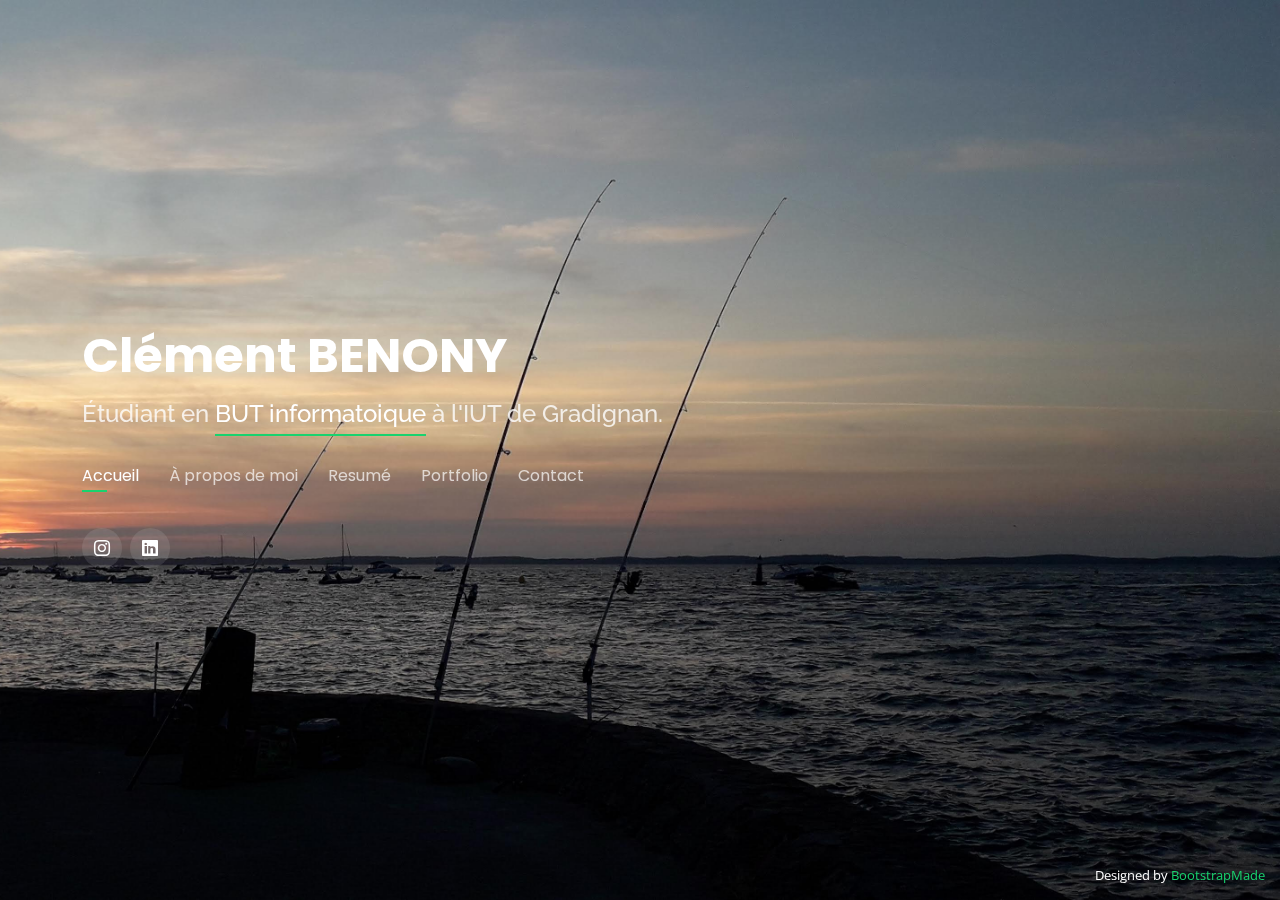
<file: Personal/index.html>
<!DOCTYPE html>
<html lang="en">

<head>
  <meta charset="utf-8">
  <meta content="width=device-width, initial-scale=1.0" name="viewport">

  <title>Clément portfolio</title>
  <meta content="" name="description">
  <meta content="" name="keywords">

  <!-- Favicons -->
  <link href="assets/img/favicon.png" rel="icon">
  <link href="assets/img/apple-touch-icon.png" rel="apple-touch-icon">

  <!-- Google Fonts -->
  <link href="https://fonts.googleapis.com/css?family=Open+Sans:300,300i,400,400i,600,600i,700,700i|Raleway:300,300i,400,400i,500,500i,600,600i,700,700i|Poppins:300,300i,400,400i,500,500i,600,600i,700,700i" rel="stylesheet">

  <!-- Vendor CSS Files -->
  <link href="assets/vendor/bootstrap/css/bootstrap.min.css" rel="stylesheet">
  <link href="assets/vendor/bootstrap-icons/bootstrap-icons.css" rel="stylesheet">
  <link href="assets/vendor/boxicons/css/boxicons.min.css" rel="stylesheet">
  <link href="assets/vendor/glightbox/css/glightbox.min.css" rel="stylesheet">
  <link href="assets/vendor/remixicon/remixicon.css" rel="stylesheet">
  <link href="assets/vendor/swiper/swiper-bundle.min.css" rel="stylesheet">

  <link href="assets/css/style.css" rel="stylesheet">


</head>

<body>

  <!-- ======= Header ======= -->
  <header id="header">
    <div class="container">

      <h1><a href="index.html">Clément BENONY</a></h1>
      <h2>Étudiant en <span>BUT informatoique</span> à l'IUT de Gradignan.</h2>

      <nav id="navbar" class="navbar">
        <ul>
          <li><a class="nav-link active" href="#header">Accueil</a></li>
          <li><a class="nav-link" href="#about">À propos de moi</a></li>
          <li><a class="nav-link" href="#resume">Resumé</a></li>
          <!-- <li><a class="nav-link" href="#services">Services</a></li> -->
          <li><a class="nav-link" href="#portfolio">Portfolio</a></li>
          <li><a class="nav-link" href="#contact">Contact</a></li>
        </ul>
        <i class="bi bi-list mobile-nav-toggle"></i>
      </nav><!-- .navbar -->

      <div class="social-links">
        <!-- <a href="#" class="twitter"><i class="bi bi-twitter"></i></a>
        <a href="#" class="facebook"><i class="bi bi-facebook"></i></a> -->
        <a href="https://www.instagram.com/clem_bny_/" class="instagram"><i class="bi bi-instagram"></i></a>
        <a href="https://www.linkedin.com/in/cl%C3%A9ment-benony-a128702b4/" class="linkedin"><i class="bi bi-linkedin"></i></a>
      </div>

    </div>
  </header><!-- End Header -->

  <!-- ======= About Section ======= -->
  <section id="about" class="about">

    <!-- ======= About Me ======= -->
    <div class="about-me container">

      <div class="section-title">
        <h2>À propos de moi</h2>
        <p>En savoir plus sur moi</p>
      </div>

      <div class="row">
        <div class="col-lg-4" data-aos="fade-right">
          <img src="assets/img/me.jpg" class="img-fluid" alt="">
        </div>
        <div class="col-lg-8 pt-4 pt-lg-0 content" data-aos="fade-left">
          <h3>Étudiant en BUT Informatique</h3>
          <p class="fst-italic">
            Lorem ipsum dolor sit amet, consectetur adipiscing elit, sed do eiusmod tempor incididunt ut labore et dolore
            magna aliqua.
          </p>
          <div class="row">
            <div class="col-lg-6">
              <ul>
                <li><i class="bi bi-chevron-right"></i> <strong>Date de naissance:</strong> <span>20 mars 2003</span></li>
                <!-- <li><i class="bi bi-chevron-right"></i> <strong>Website:</strong> <span>www.example.com</span></li> -->
                <li><i class="bi bi-chevron-right"></i> <strong>Téléphone:</strong> <span>+33 7 87 10 74 09</span></li>
                <li><i class="bi bi-chevron-right"></i> <strong>Ville:</strong> <span> La Teste-de-Buch, France</span></li>
              </ul>
            </div>
            <div class="col-lg-6">
              <ul>
                <li><i class="bi bi-chevron-right"></i> <strong>Age:</strong> <span>21</span></li>
                <li><i class="bi bi-chevron-right"></i> <strong>Diplomes:</strong> <span>Bac général, BNSSA, CQP Initiateur Voile</span></li>
                <li><i class="bi bi-chevron-right"></i> <strong>Email:</strong> <span>clementbenony@gmail.com</span></li>
                <!-- <li><i class="bi bi-chevron-right"></i> <strong>Freelance:</strong> <span>Available</span></li> -->
              </ul>
            </div>
          </div>
          <p>
            Officiis eligendi itaque labore et dolorum mollitia officiis optio vero. Quisquam sunt adipisci omnis et ut. Nulla accusantium dolor incidunt officia tempore. Et eius omnis.
            Cupiditate ut dicta maxime officiis quidem quia. Sed et consectetur qui quia repellendus itaque neque. Aliquid amet quidem ut quaerat cupiditate. Ab et eum qui repellendus omnis culpa magni laudantium dolores.
          </p>
        </div>
      </div>

    </div><!-- End About Me -->

    <!-- ======= Counts ======= -->
    <div class="counts container">

      <div class="row">

        <!-- <div class="col-lg-3 col-md-6">
          <div class="count-box">
            <i class="bi bi-emoji-smile"></i>
            <span data-purecounter-start="0" data-purecounter-end="232" data-purecounter-duration="1" class="purecounter"></span>
            <p>Happy Clients</p>
          </div>
        </div> -->

        <div class="col-lg-4 col-md-6 mt-5 mt-md-0">
          <div class="count-box">
            <i class="bi bi-journal-richtext"></i>
            <span data-purecounter-start="0" data-purecounter-end="20" data-purecounter-duration="1" class="purecounter"></span>
            <p>Projets</p>
          </div>
        </div>

        <div class="col-lg-4 col-md-6 mt-5 mt-lg-0">
          <div class="count-box">
            <i class="bi bi-emoji-smile"></i>
            <span data-purecounter-start="0" data-purecounter-end="1463" data-purecounter-duration="1" class="purecounter"></span>
            <p>Heures d'étude</p>
          </div>
        </div>

        <div class="col-lg-4 col-md-6 mt-5 mt-lg-0">
          <div class="count-box">
            <i class="bi bi-award"></i>
            <span data-purecounter-start="0" data-purecounter-end="10" data-purecounter-duration="1" class="purecounter"></span>
            <p>Languages informatique pratiqué</p>
          </div>
        </div>

      </div>

    </div><!-- End Counts -->

    <!-- ======= Skills  ======= -->
    <div class="skills container">

      <div class="section-title">
        <h2>Compétences</h2>
      </div>

      <div class="row skills-content">

        <div class="col-lg-6">

          <div class="progress">
            <span class="skill">HTML <i class="val">70%</i></span>
            <div class="progress-bar-wrap">
              <div class="progress-bar" role="progressbar" aria-valuenow="70" aria-valuemin="0" aria-valuemax="100"></div>
            </div>
          </div>

          <div class="progress">
            <span class="skill">CSS <i class="val">70%</i></span>
            <div class="progress-bar-wrap">
              <div class="progress-bar" role="progressbar" aria-valuenow="70" aria-valuemin="0" aria-valuemax="100"></div>
            </div>
          </div>

          <div class="progress">
            <span class="skill">JavaScript <i class="val">25%</i></span>
            <div class="progress-bar-wrap">
              <div class="progress-bar" role="progressbar" aria-valuenow="25" aria-valuemin="0" aria-valuemax="100"></div>
            </div>
          </div>

          <div class="progress">
            <span class="skill">C<i class="val">30%</i></span>
            <div class="progress-bar-wrap">
              <div class="progress-bar" role="progressbar" aria-valuenow="30" aria-valuemin="0" aria-valuemax="100"></div>
            </div>
          </div>
          
          <div class="progress">
            <span class="skill">C#<i class="val">30%</i></span>
            <div class="progress-bar-wrap">
              <div class="progress-bar" role="progressbar" aria-valuenow="30" aria-valuemin="0" aria-valuemax="100"></div>
            </div>
          </div>

          <div class="progress">
            <span class="skill">Word<i class="val">90%</i></span>
            <div class="progress-bar-wrap">
              <div class="progress-bar" role="progressbar" aria-valuenow="90" aria-valuemin="0" aria-valuemax="100"></div>
            </div>
          </div>

        </div>

        <div class="col-lg-6">

          <div class="progress">
            <span class="skill">Python <i class="val">25%</i></span>
            <div class="progress-bar-wrap">
              <div class="progress-bar" role="progressbar" aria-valuenow="25" aria-valuemin="0" aria-valuemax="100"></div>
            </div>
          </div>

          <div class="progress">
            <span class="skill">Java<i class="val">60%</i></span>
            <div class="progress-bar-wrap">
              <div class="progress-bar" role="progressbar" aria-valuenow="60" aria-valuemin="0" aria-valuemax="100"></div>
            </div>
          </div>

          <div class="progress">
            <span class="skill">SQL<i class="val">40%</i></span>
            <div class="progress-bar-wrap">
              <div class="progress-bar" role="progressbar" aria-valuenow="40" aria-valuemin="0" aria-valuemax="100"></div>
            </div>
          </div>

          <div class="progress">
            <span class="skill">Assembleur<i class="val">20%</i></span>
            <div class="progress-bar-wrap">
              <div class="progress-bar" role="progressbar" aria-valuenow="20" aria-valuemin="0" aria-valuemax="100"></div>
            </div>
          </div>

          <div class="progress">
            <span class="skill">bash<i class="val">30%</i></span>
            <div class="progress-bar-wrap">
              <div class="progress-bar" role="progressbar" aria-valuenow="30" aria-valuemin="0" aria-valuemax="100"></div>
            </div>
          </div>

          <div class="progress">
            <span class="skill">Excel<i class="val">60%</i></span>
            <div class="progress-bar-wrap">
              <div class="progress-bar" role="progressbar" aria-valuenow="60" aria-valuemin="0" aria-valuemax="100"></div>
            </div>
          </div>

        </div>

      </div>

    </div><!-- End Skills -->

    <!-- ======= Interests ======= -->
    <div class="interests container">

      <div class="section-title">
        <h2>Intérêts</h2>
      </div>

      <div class="row">
        <div class="col-lg-3 col-md-4">
          <div class="icon-box">
            <i class="ri-anchor-line" style="color: #11dbcf;"></i>
            <h3>Voile</h3>
          </div>
        </div>        
        <div class="col-lg-3 col-md-4 mt-4 mt-md-0">
          <div class="icon-box">
            <i class="bi bi-airplane-fill" style="color: #5578ff;"></i>
            <h3>Voyage</h3>
          </div>
        </div>
        <div class="col-lg-3 col-md-4 mt-4 mt-md-0">
          <div class="icon-box">
            <i class="ri-bar-chart-box-line" style="color: #e80368;"></i>
            <h3>Finance</h3>
          </div>
        </div>
        <div class="col-lg-3 col-md-4 mt-4 mt-lg-0">
          <div class="icon-box">
            <i class="ri-paint-brush-line" style="color: #e361ff;"></i>
            <h3>Bricolage</h3>
          </div>
        </div>
        <div class="col-lg-3 col-md-4 mt-4">
          <div class="icon-box">
            <i class="bi bi-backpack2" style="color: #47aeff;"></i>
            <h3>Randonnée</h3>
          </div>
        </div>
        <div class="col-lg-3 col-md-4 mt-4">
          <div class="icon-box">
            <i class="bi bi-bicycle" style="color: #ffa76e;"></i>
            <h3>Cyclisme</h3>
          </div>
        </div>
        <div class="col-lg-3 col-md-4 mt-4">
          <div class="icon-box">
            <i class="bi bi-brightness-alt-high-fill" style="color: #ffbb2c;"></i>
            <h3>Coucher de soleil</h3>
          </div>
        </div>
        <div class="col-lg-3 col-md-4 mt-4">
          <div class="icon-box">
            <i class="bi bi-music-note" style="color: #4233ff;"></i>
            <h3>Saxophone</h3>
          </div>
        </div>
        <!-- <div class="col-lg-3 col-md-4 mt-4">
          <div class="icon-box">
            <i class="ri-anchor-line" style="color: #b2904f;"></i>
            <h3>Dirada Pack</h3>
          </div>
        </div>
        <div class="col-lg-3 col-md-4 mt-4">
          <div class="icon-box">
            <i class="ri-disc-line" style="color: #b20969;"></i>
            <h3>Moton Ideal</h3>
          </div>
        </div>
        <div class="col-lg-3 col-md-4 mt-4">
          <div class="icon-box">
            <i class="ri-base-station-line" style="color: #ff5828;"></i>
            <h3>Verdo Park</h3>
          </div>
        </div>
        <div class="col-lg-3 col-md-4 mt-4">
          <div class="icon-box">
            <i class="ri-fingerprint-line" style="color: #29cc61;"></i>
            <h3>Flavor Nivelanda</h3>
          </div>
        </div> -->
      </div>

    </div><!-- End Interests -->

    <!-- ======= Testimonials ======= -->
    <!-- <div class="testimonials container">

      <div class="section-title">
        <h2>Testimonials</h2>
      </div>

      <div class="testimonials-slider swiper" data-aos="fade-up" data-aos-delay="100">
        <div class="swiper-wrapper">

          <div class="swiper-slide">
            <div class="testimonial-item">
              <p>
                <i class="bx bxs-quote-alt-left quote-icon-left"></i>
                Proin iaculis purus consequat sem cure digni ssim donec porttitora entum suscipit rhoncus. Accusantium quam, ultricies eget id, aliquam eget nibh et. Maecen aliquam, risus at semper.
                <i class="bx bxs-quote-alt-right quote-icon-right"></i>
              </p>
              <img src="assets/img/testimonials/testimonials-1.jpg" class="testimonial-img" alt="">
              <h3>Saul Goodman</h3>
              <h4>Ceo &amp; Founder</h4>
            </div>
          </div>End testimonial item -->

          <!-- <div class="swiper-slide">
            <div class="testimonial-item">
              <p>
                <i class="bx bxs-quote-alt-left quote-icon-left"></i>
                Export tempor illum tamen malis malis eram quae irure esse labore quem cillum quid cillum eram malis quorum velit fore eram velit sunt aliqua noster fugiat irure amet legam anim culpa.
                <i class="bx bxs-quote-alt-right quote-icon-right"></i>
              </p>
              <img src="assets/img/testimonials/testimonials-2.jpg" class="testimonial-img" alt="">
              <h3>Sara Wilsson</h3>
              <h4>Designer</h4>
            </div>
          </div>
           End testimonial item -->

          <!-- <div class="swiper-slide">
            <div class="testimonial-item">
              <p>
                <i class="bx bxs-quote-alt-left quote-icon-left"></i>
                Enim nisi quem export duis labore cillum quae magna enim sint quorum nulla quem veniam duis minim tempor labore quem eram duis noster aute amet eram fore quis sint minim.
                <i class="bx bxs-quote-alt-right quote-icon-right"></i>
              </p>
              <img src="assets/img/testimonials/testimonials-3.jpg" class="testimonial-img" alt="">
              <h3>Jena Karlis</h3>
              <h4>Store Owner</h4>
            </div> 
          </div>--><!-- End testimonial item -->

          <!-- <div class="swiper-slide">
            <div class="testimonial-item">
              <p>
                <i class="bx bxs-quote-alt-left quote-icon-left"></i>
                Fugiat enim eram quae cillum dolore dolor amet nulla culpa multos export minim fugiat minim velit minim dolor enim duis veniam ipsum anim magna sunt elit fore quem dolore labore illum veniam.
                <i class="bx bxs-quote-alt-right quote-icon-right"></i>
              </p>
              <img src="assets/img/testimonials/testimonials-4.jpg" class="testimonial-img" alt="">
              <h3>Matt Brandon</h3>
              <h4>Freelancer</h4>
            </div>
          </div>End testimonial item -->

          <!-- <div class="swiper-slide">
            <div class="testimonial-item">
              <p>
                <i class="bx bxs-quote-alt-left quote-icon-left"></i>
                Quis quorum aliqua sint quem legam fore sunt eram irure aliqua veniam tempor noster veniam enim culpa labore duis sunt culpa nulla illum cillum fugiat legam esse veniam culpa fore nisi cillum quid.
                <i class="bx bxs-quote-alt-right quote-icon-right"></i>
              </p>
              <img src="assets/img/testimonials/testimonials-5.jpg" class="testimonial-img" alt="">
              <h3>John Larson</h3>
              <h4>Entrepreneur</h4>
            </div>
          </div>End testimonial item -->

        <!-- </div>
        <div class="swiper-pagination"></div>
      </div>

      <div class="owl-carousel testimonials-carousel">

      </div>

    </div>End Testimonials  -->

  </section><!-- End About Section -->

  <!-- ======= Resume Section ======= -->
  <section id="resume" class="resume">
    <div class="container">

      <div class="section-title">
        <h2>Resumé</h2>
        <p>Regardez mon CV</p>
      </div>

      <div class="row">
        <div class="col-lg-6">
          <h3 class="resume-title">Sommaire</h3>
          <div class="resume-item pb-0">
            <h4>Clément BENONY</h4>
            <p><em>Étudiant en première année de BUT Informatique à l'IUT de Bordeaux, site de Gradignan.</em></p>
            <p>
            <ul>
              <li>9 impasse Brameloup, La Teste-de-Buch, 33260</li>
              <li>+33 7 87 10 74 09</li>
              <li>clementbenony@gmail.com</li>
            </ul>
            </p>
          </div>

          <h3 class="resume-title">Education</h3>
          <div class="resume-item">
            <h4>BUT Informatique</h4>
            <h5>2023 - Présent</h5>
            <p><em>IUT de Bordeaux, site de Gradignan</em></p>
            <p>Formation pour devenir developpeur full-stack.</p>
          </div>
          <div class="resume-item">
            <h4>Première année Licence Informatique</h4>
            <h5>2021 - 2023</h5>
            <p><em>Université de Bordeaux, collège sciences et technologies</em></p>
            <p>Quia nobis sequi est occaecati aut. Repudiandae et iusto quae reiciendis et quis Eius vel ratione eius unde vitae rerum voluptates asperiores voluptatem Earum molestiae consequatur neque etlon sader mart dila</p>
          </div>
          <div class="resume-item">
            <h4>Baccalauréat Général</h4>
            <h5>2020 - 2021</h5>
            <p><em>Lycée Grand Air, Arcachon</em></p>
            <p>Admission au Baccalauréat Général avec comme spécialité: physique-chimie, Sciences et Vie de la Tere et option Maths Complémentaire</p>
          </div>
        </div>
        <div class="col-lg-6">
          <h3 class="resume-title">Experiences Professionel </h3>
          <div class="resume-item">
            <h4>Moniteur de voile, spécialité windsurf</h4>
            <h5>Juillet 2023 - Août 2023</h5>
            <p><em>Parentis-en-Born</em></p>
            <p>
            <ul>
              <li>Animation de cours collectifs et individuels (windsurf et support multicoques)</li>
              <li>Préparation des cours en fonction du niveau des stagiaires </li>
              <li>Mises à l'eau dans le respect des règles de sécurité</li>
              <li>Ressalage d'un catamaran, dériveur en mer agitée depuis une sécu</li>
              <li>Surveillance</li>
            </ul>
            </p>
          </div>
          <div class="resume-item">
            <h4>Moniteur de voile, spécialité windsurf</h4>
            <h5>Juillet 2022 - Août 2022</h5>
            <p><em>Parentis-en-Born</em></p>
          </div>
          <div class="resume-item">
            <h4>Moniteur de voile, spécialité windsurf</h4>
            <h5>Juillet 2021 - Août 2021</h5>
            <p><em>Parentis-en-Born</em></p>
          </div>
          <div class="resume-item">
            <h4>Moniteur de voile bénévole, spécialité windsurf</h4>
            <h5>Juillet 2020 - Août 2020</h5>
            <p><em>Cercle de la voile du Pyla-sur-Mer</em></p>
          </div>
          <div class="resume-item">
            <h4>Aide Moniteur de voile bénévole, spécialité windsurf</h4>
            <h5>Juillet 2019 - Août 2019</h5>
            <p><em>Cercle de la voile du Pyla-sur-Mer</em></p>
          </div>
          <div class="resume-item">
            <h4>Aide Moniteur de voile bénévole, spécialité windsurf</h4>
            <h5>Juillet 2018 - Août 2018</h5>
            <p><em>Cercle de la voile du Pyla-sur-Mer</em></p>
          </div>
        </div>
      </div>

    </div>
  </section><!-- End Resume Section -->

  <!-- ======= Services Section ======= -->
  <!-- <section id="services" class="services">
    <div class="container">

      <div class="section-title">
        <h2>Services</h2>
        <p>My Services</p>
      </div>

      <div class="row">
        <div class="col-lg-4 col-md-6 d-flex align-items-stretch">
          <div class="icon-box">
            <div class="icon"><i class="bx bxl-dribbble"></i></div>
            <h4><a href="">Lorem Ipsum</a></h4>
            <p>Voluptatum deleniti atque corrupti quos dolores et quas molestias excepturi</p>
          </div>
        </div>

        <div class="col-lg-4 col-md-6 d-flex align-items-stretch mt-4 mt-md-0">
          <div class="icon-box">
            <div class="icon"><i class="bx bx-file"></i></div>
            <h4><a href="">Sed ut perspiciatis</a></h4>
            <p>Duis aute irure dolor in reprehenderit in voluptate velit esse cillum dolore</p>
          </div>
        </div>

        <div class="col-lg-4 col-md-6 d-flex align-items-stretch mt-4 mt-lg-0">
          <div class="icon-box">
            <div class="icon"><i class="bx bx-tachometer"></i></div>
            <h4><a href="">Magni Dolores</a></h4>
            <p>Excepteur sint occaecat cupidatat non proident, sunt in culpa qui officia</p>
          </div>
        </div>

        <div class="col-lg-4 col-md-6 d-flex align-items-stretch mt-4">
          <div class="icon-box">
            <div class="icon"><i class="bx bx-world"></i></div>
            <h4><a href="">Nemo Enim</a></h4>
            <p>At vero eos et accusamus et iusto odio dignissimos ducimus qui blanditiis</p>
          </div>
        </div>

        <div class="col-lg-4 col-md-6 d-flex align-items-stretch mt-4">
          <div class="icon-box">
            <div class="icon"><i class="bx bx-slideshow"></i></div>
            <h4><a href="">Dele cardo</a></h4>
            <p>Quis consequatur saepe eligendi voluptatem consequatur dolor consequuntur</p>
          </div>
        </div>

        <div class="col-lg-4 col-md-6 d-flex align-items-stretch mt-4">
          <div class="icon-box">
            <div class="icon"><i class="bx bx-arch"></i></div>
            <h4><a href="">Divera don</a></h4>
            <p>Modi nostrum vel laborum. Porro fugit error sit minus sapiente sit aspernatur</p>
          </div>
        </div>

      </div>

    </div>
  </section>End Services Section -->

  <!-- ======= Portfolio Section ======= -->
  <section id="portfolio" class="portfolio">
    <div class="container">

      <div class="section-title">
        <h2>Portfolio</h2>
        <p>Mon travail</p>
      </div>

      <div class="row">
        <div class="col-lg-12 d-flex justify-content-center">
          <ul id="portfolio-flters">
            <li data-filter="*" class="filter-active">Tout</li>
            <li data-filter=".filter-app">Java</li>
            <li data-filter=".filter-app">IA</li>
            <li data-filter=".filter-card">SQL</li>
            <li data-filter=".filter-app">Python</li>
            <li data-filter=".filter-web">Programation Objet</li>
          </ul>
        </div>
      </div>

      <div class="row portfolio-container">

        <div class="col-lg-4 col-md-6 portfolio-item filter-app">
          <div class="portfolio-wrap">
            <img src="assets/img/portfolio/portfolio-1.jpg" class="img-fluid" alt="">
            <div class="portfolio-info">
              <h4>App 1</h4>
              <p>App</p>
              <div class="portfolio-links">
                <a href="assets/img/portfolio/portfolio-1.jpg" data-gallery="portfolioGallery" class="portfolio-lightbox" title="App 1"><i class="bx bx-plus"></i></a>
                <a href="portfolio-details.html" data-gallery="portfolioDetailsGallery" data-glightbox="type: external" class="portfolio-details-lightbox" title="Portfolio Details"><i class="bx bx-link"></i></a>
              </div>
            </div>
          </div>
        </div>

        <div class="col-lg-4 col-md-6 portfolio-item filter-web">
          <div class="portfolio-wrap">
            <img src="assets/img/portfolio/portfolio-2.jpg" class="img-fluid" alt="">
            <div class="portfolio-info">
              <h4>Web 3</h4>
              <p>Web</p>
              <div class="portfolio-links">
                <a href="assets/img/portfolio/portfolio-2.jpg" data-gallery="portfolioGallery" class="portfolio-lightbox" title="Web 3"><i class="bx bx-plus"></i></a>
                <a href="portfolio-details.html" data-gallery="portfolioDetailsGallery" data-glightbox="type: external" class="portfolio-details-lightbox" title="Portfolio Details"><i class="bx bx-link"></i></a>
              </div>
            </div>
          </div>
        </div>

        <div class="col-lg-4 col-md-6 portfolio-item filter-app">
          <div class="portfolio-wrap">
            <img src="assets/img/portfolio/portfolio-3.jpg" class="img-fluid" alt="">
            <div class="portfolio-info">
              <h4>App 2</h4>
              <p>App</p>
              <div class="portfolio-links">
                <a href="assets/img/portfolio/portfolio-3.jpg" data-gallery="portfolioGallery" class="portfolio-lightbox" title="App 2"><i class="bx bx-plus"></i></a>
                <a href="portfolio-details.html" data-gallery="portfolioDetailsGallery" data-glightbox="type: external" class="portfolio-details-lightbox" title="Portfolio Details"><i class="bx bx-link"></i></a>
              </div>
            </div>
          </div>
        </div>

        <div class="col-lg-4 col-md-6 portfolio-item filter-card">
          <div class="portfolio-wrap">
            <img src="assets/img/portfolio/portfolio-4.jpg" class="img-fluid" alt="">
            <div class="portfolio-info">
              <h4>Card 2</h4>
              <p>Card</p>
              <div class="portfolio-links">
                <a href="assets/img/portfolio/portfolio-4.jpg" data-gallery="portfolioGallery" class="portfolio-lightbox" title="Card 2"><i class="bx bx-plus"></i></a>
                <a href="portfolio-details.html" data-gallery="portfolioDetailsGallery" data-glightbox="type: external" class="portfolio-details-lightbox" title="Portfolio Details"><i class="bx bx-link"></i></a>
              </div>
            </div>
          </div>
        </div>

        <div class="col-lg-4 col-md-6 portfolio-item filter-web">
          <div class="portfolio-wrap">
            <img src="assets/img/portfolio/portfolio-5.jpg" class="img-fluid" alt="">
            <div class="portfolio-info">
              <h4>Web 2</h4>
              <p>Web</p>
              <div class="portfolio-links">
                <a href="assets/img/portfolio/portfolio-5.jpg" data-gallery="portfolioGallery" class="portfolio-lightbox" title="Web 2"><i class="bx bx-plus"></i></a>
                <a href="portfolio-details.html" data-gallery="portfolioDetailsGallery" data-glightbox="type: external" class="portfolio-details-lightbox" title="Portfolio Details"><i class="bx bx-link"></i></a>
              </div>
            </div>
          </div>
        </div>

        <div class="col-lg-4 col-md-6 portfolio-item filter-app">
          <div class="portfolio-wrap">
            <img src="assets/img/portfolio/portfolio-6.jpg" class="img-fluid" alt="">
            <div class="portfolio-info">
              <h4>App 3</h4>
              <p>App</p>
              <div class="portfolio-links">
                <a href="assets/img/portfolio/portfolio-6.jpg" data-gallery="portfolioGallery" class="portfolio-lightbox" title="App 3"><i class="bx bx-plus"></i></a>
                <a href="portfolio-details.html" data-gallery="portfolioDetailsGallery" data-glightbox="type: external" class="portfolio-details-lightbox" title="Portfolio Details"><i class="bx bx-link"></i></a>
              </div>
            </div>
          </div>
        </div>

        <div class="col-lg-4 col-md-6 portfolio-item filter-card">
          <div class="portfolio-wrap">
            <img src="assets/img/portfolio/portfolio-7.jpg" class="img-fluid" alt="">
            <div class="portfolio-info">
              <h4>Card 1</h4>
              <p>Card</p>
              <div class="portfolio-links">
                <a href="assets/img/portfolio/portfolio-7.jpg" data-gallery="portfolioGallery" class="portfolio-lightbox" title="Card 1"><i class="bx bx-plus"></i></a>
                <a href="portfolio-details.html" data-gallery="portfolioDetailsGallery" data-glightbox="type: external" class="portfolio-details-lightbox" title="Portfolio Details"><i class="bx bx-link"></i></a>
              </div>
            </div>
          </div>
        </div>

        <div class="col-lg-4 col-md-6 portfolio-item filter-card">
          <div class="portfolio-wrap">
            <img src="assets/img/portfolio/portfolio-8.jpg" class="img-fluid" alt="">
            <div class="portfolio-info">
              <h4>Card 3</h4>
              <p>Card</p>
              <div class="portfolio-links">
                <a href="assets/img/portfolio/portfolio-8.jpg" data-gallery="portfolioGallery" class="portfolio-lightbox" title="Card 3"><i class="bx bx-plus"></i></a>
                <a href="portfolio-details.html" data-gallery="portfolioDetailsGallery" data-glightbox="type: external" class="portfolio-details-lightbox" title="Portfolio Details"><i class="bx bx-link"></i></a>
              </div>
            </div>
          </div>
        </div>

        <div class="col-lg-4 col-md-6 portfolio-item filter-web">
          <div class="portfolio-wrap">
            <img src="assets/img/portfolio/portfolio-9.jpg" class="img-fluid" alt="">
            <div class="portfolio-info">
              <h4>Web 3</h4>
              <p>Web</p>
              <div class="portfolio-links">
                <a href="assets/img/portfolio/portfolio-9.jpg" data-gallery="portfolioGallery" class="portfolio-lightbox" title="Web 3"><i class="bx bx-plus"></i></a>
                <a href="portfolio-details.html" data-gallery="portfolioDetailsGallery" data-glightbox="type: external" class="portfolio-details-lightbox" title="Portfolio Details"><i class="bx bx-link"></i></a>
              </div>
            </div>
          </div>
        </div>

      </div>

    </div>
  </section><!-- End Portfolio Section -->

  <!-- ======= Contact Section ======= -->
  <section id="contact" class="contact">
    <div class="container">

      <div class="section-title">
        <h2>Contact</h2>
        <p>Contactez moi</p>
      </div>

      <div class="row mt-2">

        <div class="col-md-6 d-flex align-items-stretch">
          <div class="info-box">
            <i class="bx bx-map"></i>
            <h3>Mon Adresse</h3>
            <p>9 impasse brameloup, La Teste-de-Buch 33260</p>
          </div>
        </div>

        <div class="col-md-6 mt-4 mt-md-0 d-flex align-items-stretch">
          <div class="info-box">
            <i class="bx bx-share-alt"></i>
            <h3>Profils sociaux</h3>
            <div class="social-links">
              <!-- <a href="#" class="twitter"><i class="bi bi-twitter"></i></a>
              <a href="#" class="facebook"><i class="bi bi-facebook"></i></a> -->
              <a href="https://www.instagram.com/clem_bny_/" class="instagram"><i class="bi bi-instagram"></i></a>
              <!-- <a href="#" class="google-plus"><i class="bi bi-skype"></i></a> -->
              <a href="https://www.linkedin.com/in/cl%C3%A9ment-benony-a128702b4/" class="linkedin"><i class="bi bi-linkedin"></i></a>
            </div>
          </div>
        </div>

        <div class="col-md-6 mt-4 d-flex align-items-stretch">
          <div class="info-box">
            <i class="bx bx-envelope"></i>
            <h3>Mon Email </h3>
            <p>clementbenony@gmail.com</p>
          </div>
        </div>
        <div class="col-md-6 mt-4 d-flex align-items-stretch">
          <div class="info-box">
            <i class="bx bx-phone-call"></i>
            <h3>Appelez-moi</h3>
            <p>+33 7 87 10 74 09</p>
          </div>
        </div>
      </div>

      <form action="forms/contact.php" method="post" role="form" class="php-email-form mt-4">
        <div class="row">
          <div class="col-md-6 form-group">
            <input type="text" name="name" class="form-control" id="name" placeholder="Votre Nom" required>
          </div>
          <div class="col-md-6 form-group mt-3 mt-md-0">
            <input type="email" class="form-control" name="email" id="email" placeholder="Votre Email" required>
          </div>
        </div>
        <div class="form-group mt-3">
          <input type="text" class="form-control" name="subject" id="subject" placeholder="Sujet" required>
        </div>
        <div class="form-group mt-3">
          <textarea class="form-control" name="message" rows="5" placeholder="Message" required></textarea>
        </div>
        <div class="my-3">
          <div class="loading">Chargement</div>
          <div class="error-message"></div>
          <div class="sent-message">Votre message a été envoyé. Nous vous remercions de votre attention.</div>
        </div>
        <div class="text-center"><button type="submit">Message envoyé</button></div>
      </form>

    </div>
  </section><!-- End Contact Section -->

  <div class="credits">
    <!-- All the links in the footer should remain intact. -->
    <!-- You can delete the links only if you purchased the pro version. -->
    <!-- Licensing information: https://bootstrapmade.com/license/ -->
    <!-- Purchase the pro version with working PHP/AJAX contact form: https://bootstrapmade.com/personal-free-resume-bootstrap-template/ -->
    Designed by <a href="https://bootstrapmade.com/">BootstrapMade</a>
  </div>

  <!-- Vendor JS Files -->
  <script src="assets/vendor/purecounter/purecounter_vanilla.js"></script>
  <script src="assets/vendor/bootstrap/js/bootstrap.bundle.min.js"></script>
  <script src="assets/vendor/glightbox/js/glightbox.min.js"></script>
  <script src="assets/vendor/isotope-layout/isotope.pkgd.min.js"></script>
  <script src="assets/vendor/swiper/swiper-bundle.min.js"></script>
  <script src="assets/vendor/waypoints/noframework.waypoints.js"></script>
  <script src="assets/vendor/php-email-form/validate.js"></script>

  <!-- Template Main JS File -->
  <script src="assets/js/main.js"></script>

</body>

</html>
</file>
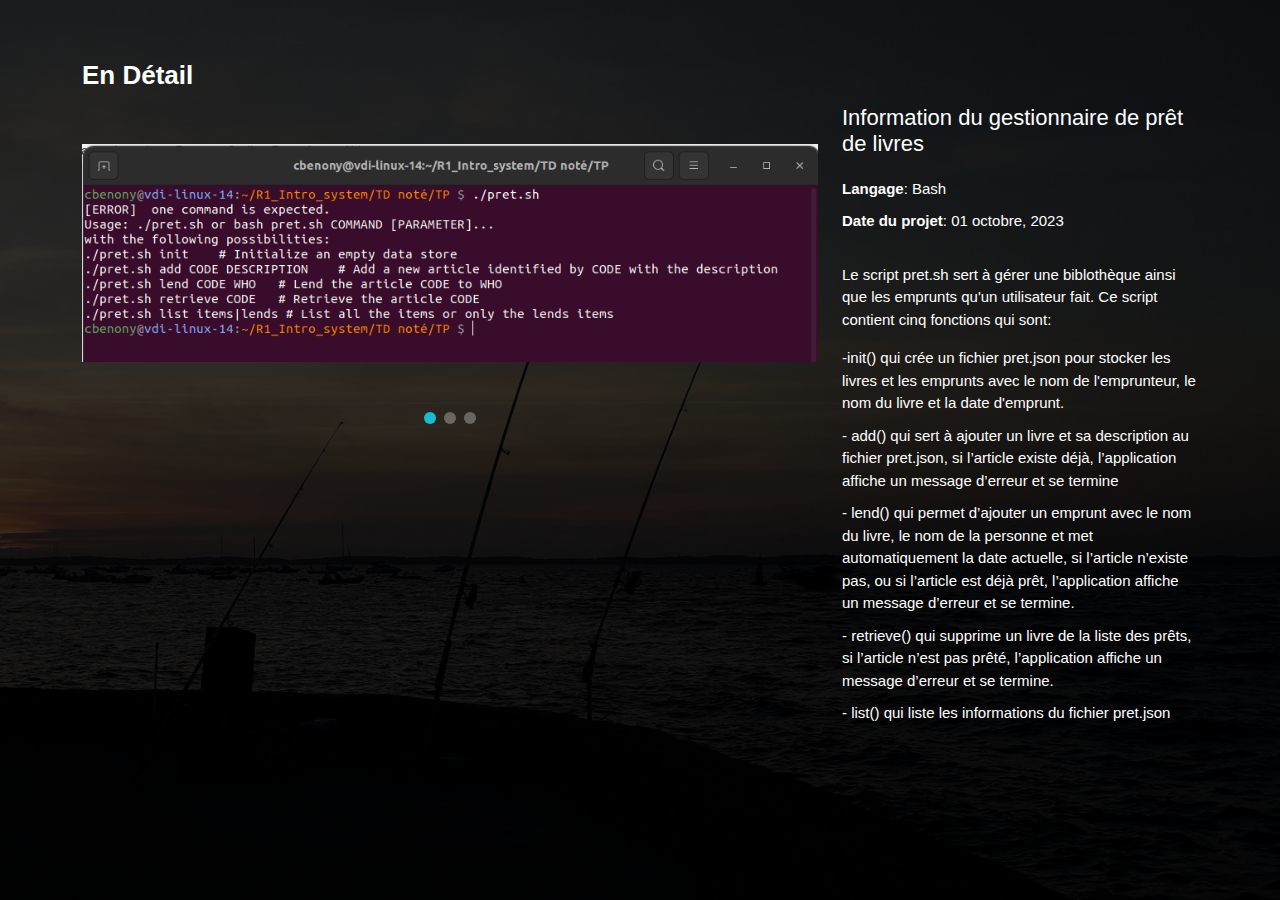
<file: portfolio-details-bash.html>
<!DOCTYPE html>
<html lang="en">

<head>
  <meta charset="utf-8">
  <meta content="width=device-width, initial-scale=1.0" name="viewport">

  <title>Détail des travaux</title>
  <meta content="" name="description">
  <meta content="" name="keywords">

  <!-- Favicons -->
  <link href="assets/img/favicon.png" rel="icon">
  <link href="assets/img/apple-touch-icon.png" rel="apple-touch-icon">

  
  <!-- Vendor CSS Files -->
  <link href="assets/vendor/bootstrap/css/bootstrap.min.css" rel="stylesheet">
  <link href="assets/vendor/bootstrap-icons/bootstrap-icons.css" rel="stylesheet">
  <link href="assets/vendor/boxicons/css/boxicons.min.css" rel="stylesheet">
  <link href="assets/vendor/glightbox/css/glightbox.min.css" rel="stylesheet">
  <link href="assets/vendor/remixicon/remixicon.css" rel="stylesheet">
  <link href="assets/vendor/swiper/swiper-bundle.min.css" rel="stylesheet">

  <!-- Template Main CSS File -->
  <link href="assets/css/style.css" rel="stylesheet">

  
</head>

<body>

  <main id="main">

    <!-- ======= Portfolio Details ======= -->
    <div id="portfolio-details" class="portfolio-details">
      <div class="container">

        <div class="row">

          <div class="col-lg-8">
            <h2 class="portfolio-title">En Détail</h2>

            <div class="portfolio-details-slider swiper">
              <div class="swiper-wrapper align-items-center">

                <div class="swiper-slide" id="bd">
                  <img src="assets/img/portfolio/pretshAccueil.png" alt="">
                </div>

                <div class="swiper-slide" id="bash">
                  <img src="assets/img/portfolio/pretsh.png" alt="">
                </div>

                <div class="swiper-slide" id="bd2">
                  <img src="assets/img/portfolio/add.png" alt="" >
                </div>

              </div>
              <div class="swiper-pagination"></div>
            </div>

          </div>

          <div class="col-lg-4 portfolio-info">
            <h3>Information du gestionnaire de prêt de livres</h3>
            <ul>
              <li><strong>Langage</strong>: Bash</li>
              <li><strong>Date du projet</strong>: 01 octobre, 2023</li>
              <!-- <li><strong>Project URL</strong>: <a href="#">www.example.com</a></li> -->
            </ul>

            <p>
              Le script pret.sh sert à gérer une biblothèque ainsi que les emprunts qu'un utilisateur fait. 
              Ce script contient cinq fonctions qui sont:
            </p>
            <ul>
              <li>
                -init() qui crée un fichier pret.json pour stocker les livres et les emprunts avec le nom de l'emprunteur, le nom du livre et la date d'emprunt.
              </li>
              <li>
                - add() qui sert à ajouter un livre et sa description au
                fichier pret.json, si l’article existe déjà, l’application
                affiche un message d’erreur et se termine
              </li>
              <li>
                - lend() qui permet d’ajouter un emprunt avec le nom du
                livre, le nom de la personne et met automatiquement la
                date actuelle, si l’article n’existe pas, ou si l’article est
                déjà prêt, l’application affiche un message d’erreur et se
                termine.
              </li>
              <li>
                - retrieve() qui supprime un livre de la liste des prêts, si
                l’article n’est pas prêté, l’application affiche un message
                d’erreur et se termine.
              </li>
              <li>
                - list() qui liste les informations du fichier pret.json
              </li>
            </ul>
              
            
          </div>

        </div>

      </div>
    </div><!-- End Portfolio Details -->

  </main><!-- End #main -->


  <!-- Vendor JS Files -->
  <script src="assets/vendor/purecounter/purecounter_vanilla.js"></script>
  <script src="assets/vendor/bootstrap/js/bootstrap.bundle.min.js"></script>
  <script src="assets/vendor/glightbox/js/glightbox.min.js"></script>
  <script src="assets/vendor/isotope-layout/isotope.pkgd.min.js"></script>
  <script src="assets/vendor/swiper/swiper-bundle.min.js"></script>
  <script src="assets/vendor/waypoints/noframework.waypoints.js"></script>
  <script src="assets/vendor/php-email-form/validate.js"></script>

  <!-- Template Main JS File -->
  <script src="assets/js/main.js"></script>

</body>

</html>
</file>
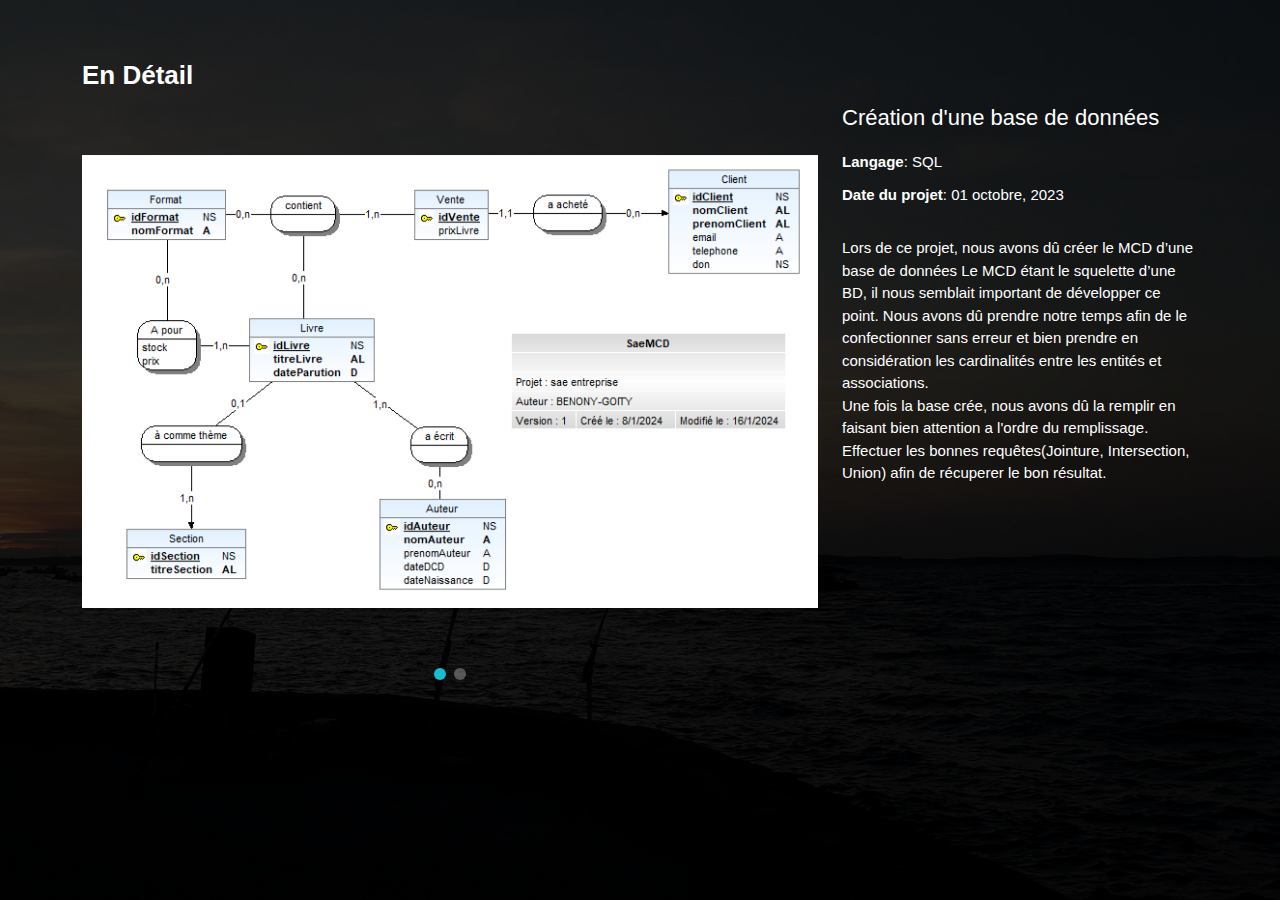
<file: portfolio-details-bd.html>
<!DOCTYPE html>
<html lang="en">

<head>
  <meta charset="utf-8">
  <meta content="width=device-width, initial-scale=1.0" name="viewport">

  <title>Détail des travaux</title>
  <meta content="" name="description">
  <meta content="" name="keywords">

  <!-- Favicons -->
  <link href="assets/img/favicon.png" rel="icon">
  <link href="assets/img/apple-touch-icon.png" rel="apple-touch-icon">

  <!-- Google Fonts -->
  <!-- <link href="https://fonts.googleapis.com/css?family=Open+Sans:300,300i,400,400i,600,600i,700,700i|Raleway:300,300i,400,400i,500,500i,600,600i,700,700i|Poppins:300,300i,400,400i,500,500i,600,600i,700,700i" rel="stylesheet"> -->

  <!-- Vendor CSS Files -->
  <link href="assets/vendor/bootstrap/css/bootstrap.min.css" rel="stylesheet">
  <link href="assets/vendor/bootstrap-icons/bootstrap-icons.css" rel="stylesheet">
  <link href="assets/vendor/boxicons/css/boxicons.min.css" rel="stylesheet">
  <link href="assets/vendor/glightbox/css/glightbox.min.css" rel="stylesheet">
  <link href="assets/vendor/remixicon/remixicon.css" rel="stylesheet">
  <link href="assets/vendor/swiper/swiper-bundle.min.css" rel="stylesheet">

  <!-- Template Main CSS File -->
  <link href="assets/css/style.css" rel="stylesheet">

  
</head>

<body>

  <main id="main">

    <!-- ======= Portfolio Details ======= -->
    <div id="portfolio-details" class="portfolio-details">
      <div class="container">

        <div class="row">

          <div class="col-lg-8">
            <h2 class="portfolio-title">En Détail</h2>

            <div class="portfolio-details-slider swiper">
              <div class="swiper-wrapper align-items-center">

                <div class="swiper-slide" id="bd">
                  <img src="assets/img/portfolio/saeBD.png" alt="">
                </div>

                

                <div class="swiper-slide " id="bd2">
                  <img src="assets/img/portfolio/saeBDMlr.png" alt="">
                </div>

         

              </div>
              <div class="swiper-pagination"></div>
            </div>

          </div>

          <div class="col-lg-4 portfolio-info">
            <h3>Création d'une base de données</h3>
            <ul>
              <li><strong>Langage</strong>: SQL</li>
              <li><strong>Date du projet</strong>: 01 octobre, 2023</li>
              <!-- <li><strong>Project URL</strong>: <a href="#">www.example.com</a></li> -->
            </ul>

            <p>
                Lors de ce projet, nous avons dû créer le MCD d’une base de données Le MCD étant le squelette d’une BD, il nous semblait
                important de développer ce point. Nous avons dû prendre notre temps afin de le confectionner sans
                erreur et bien prendre en considération les cardinalités entre les
                entités et associations. 
                <br>
                Une fois la base crée, nous avons dû la remplir en faisant bien attention a l'ordre du remplissage.
                Effectuer les bonnes requêtes(Jointure, Intersection, Union) afin de récuperer le bon résultat.         
            </p>
          </div>
        </div>
      </div>
    </div><!-- End Portfolio Details -->
  </main><!-- End #main -->


  <!-- Vendor JS Files -->
  <script src="assets/vendor/purecounter/purecounter_vanilla.js"></script>
  <script src="assets/vendor/bootstrap/js/bootstrap.bundle.min.js"></script>
  <script src="assets/vendor/glightbox/js/glightbox.min.js"></script>
  <script src="assets/vendor/isotope-layout/isotope.pkgd.min.js"></script>
  <script src="assets/vendor/swiper/swiper-bundle.min.js"></script>
  <script src="assets/vendor/waypoints/noframework.waypoints.js"></script>
  <script src="assets/vendor/php-email-form/validate.js"></script>

  <!-- Template Main JS File -->
  <script src="assets/js/main.js"></script>

</body>

</html>
</file>
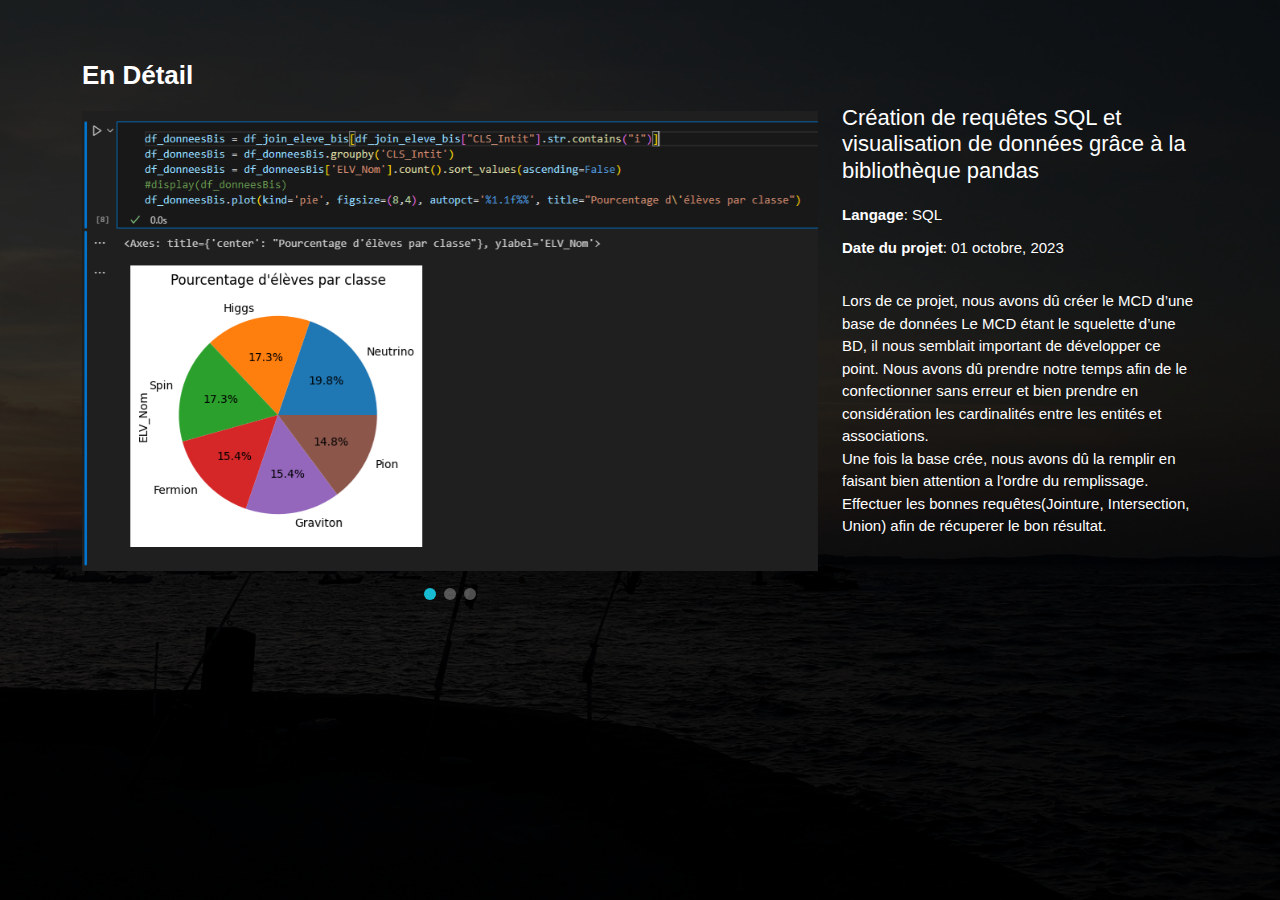
<file: portfolio-details-bdPython.html>
<!DOCTYPE html>
<html lang="en">

<head>
  <meta charset="utf-8">
  <meta content="width=device-width, initial-scale=1.0" name="viewport">

  <title>Détail des travaux</title>
  <meta content="" name="description">
  <meta content="" name="keywords">

  <!-- Favicons -->
  <link href="assets/img/favicon.png" rel="icon">
  <link href="assets/img/apple-touch-icon.png" rel="apple-touch-icon">

  <!-- Google Fonts -->
  <!-- <link href="https://fonts.googleapis.com/css?family=Open+Sans:300,300i,400,400i,600,600i,700,700i|Raleway:300,300i,400,400i,500,500i,600,600i,700,700i|Poppins:300,300i,400,400i,500,500i,600,600i,700,700i" rel="stylesheet"> -->

  <!-- Vendor CSS Files -->
  <link href="assets/vendor/bootstrap/css/bootstrap.min.css" rel="stylesheet">
  <link href="assets/vendor/bootstrap-icons/bootstrap-icons.css" rel="stylesheet">
  <link href="assets/vendor/boxicons/css/boxicons.min.css" rel="stylesheet">
  <link href="assets/vendor/glightbox/css/glightbox.min.css" rel="stylesheet">
  <link href="assets/vendor/remixicon/remixicon.css" rel="stylesheet">
  <link href="assets/vendor/swiper/swiper-bundle.min.css" rel="stylesheet">

  <!-- Template Main CSS File -->
  <link href="assets/css/style.css" rel="stylesheet">

  
</head>

<body>

  <main id="main">

    <!-- ======= Portfolio Details ======= -->
    <div id="portfolio-details" class="portfolio-details">
      <div class="container">

        <div class="row">

          <div class="col-lg-8">
            <h2 class="portfolio-title">En Détail</h2>

            <div class="portfolio-details-slider swiper">
              <div class="swiper-wrapper align-items-center">

                <div class="swiper-slide" id="sqlpy">
                  <img src="assets/img/portfolio/bdPyhton3.png" alt="">
                </div>

                

                <div class="swiper-slide " id="sqlpy2">
                  <img src="assets/img/portfolio/bdPython1.png" alt="">
                </div>

                <div class="swiper-slide" id="sqlpy3">
                  <img src="assets/img/portfolio/bdPyhton2.png" alt="">
                </div>
                <!-- <div class="swiper-slide">
                  <img src="assets/img/portfolio/portfolio-details-3.jpg" alt="" >
                </div> -->

              </div>
              <div class="swiper-pagination"></div>
            </div>

          </div>

          <div class="col-lg-4 portfolio-info">
            <h3>Création de requêtes SQL et visualisation de données grâce à la bibliothèque pandas </h3>
            <ul>
              <li><strong>Langage</strong>: SQL</li>
              <li><strong>Date du projet</strong>: 01 octobre, 2023</li>
              <!-- <li><strong>Project URL</strong>: <a href="#">www.example.com</a></li> -->
            </ul>
            <p>
                Lors de ce projet, nous avons dû créer le MCD d’une base de données Le MCD étant le squelette d’une BD, il nous semblait
                important de développer ce point. Nous avons dû prendre notre temps afin de le confectionner sans
                erreur et bien prendre en considération les cardinalités entre les
                entités et associations. 
                <br>
                Une fois la base crée, nous avons dû la remplir en faisant bien attention a l'ordre du remplissage.
                Effectuer les bonnes requêtes(Jointure, Intersection, Union) afin de récuperer le bon résultat.      
            </p>
          </div>
        </div>
      </div>
    </div><!-- End Portfolio Details -->
  </main><!-- End #main -->


  <!-- Vendor JS Files -->
  <script src="assets/vendor/purecounter/purecounter_vanilla.js"></script>
  <script src="assets/vendor/bootstrap/js/bootstrap.bundle.min.js"></script>
  <script src="assets/vendor/glightbox/js/glightbox.min.js"></script>
  <script src="assets/vendor/isotope-layout/isotope.pkgd.min.js"></script>
  <script src="assets/vendor/swiper/swiper-bundle.min.js"></script>
  <script src="assets/vendor/waypoints/noframework.waypoints.js"></script>
  <script src="assets/vendor/php-email-form/validate.js"></script>

  <!-- Template Main JS File -->
  <script src="assets/js/main.js"></script>

</body>

</html>
</file>
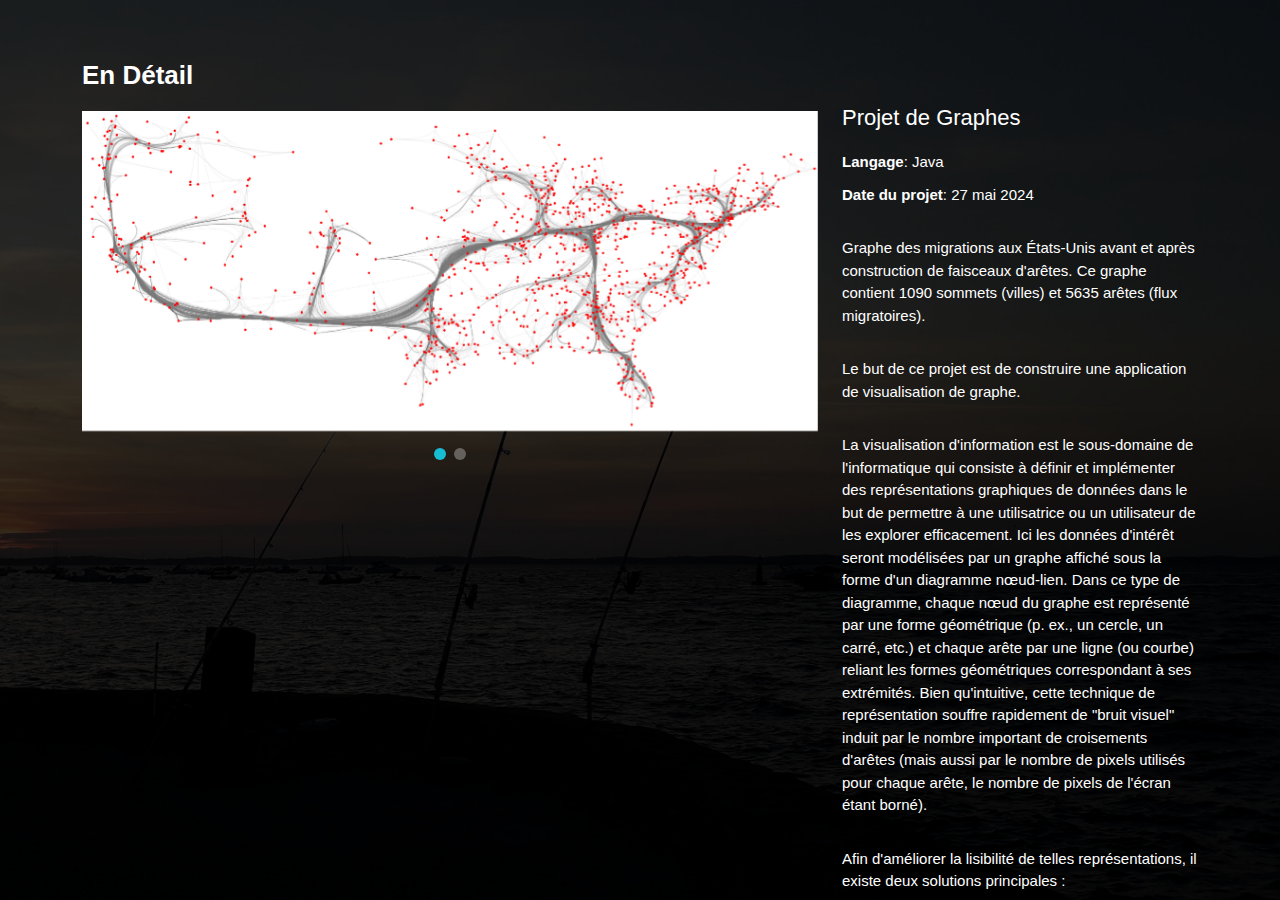
<file: portfolio-details-graphs.html>
<!DOCTYPE html>
<html lang="en">

<head>
  <meta charset="utf-8">
  <meta content="width=device-width, initial-scale=1.0" name="viewport">

  <title>Détail des travaux</title>
  <meta content="" name="description">
  <meta content="" name="keywords">

  <!-- Favicons -->
  <link href="assets/img/favicon.png" rel="icon">
  <link href="assets/img/apple-touch-icon.png" rel="apple-touch-icon">

  <!-- Google Fonts -->
  <!-- <link href="https://fonts.googleapis.com/css?family=Open+Sans:300,300i,400,400i,600,600i,700,700i|Raleway:300,300i,400,400i,500,500i,600,600i,700,700i|Poppins:300,300i,400,400i,500,500i,600,600i,700,700i" rel="stylesheet"> -->

  <!-- Vendor CSS Files -->
  <link href="assets/vendor/bootstrap/css/bootstrap.min.css" rel="stylesheet">
  <link href="assets/vendor/bootstrap-icons/bootstrap-icons.css" rel="stylesheet">
  <link href="assets/vendor/boxicons/css/boxicons.min.css" rel="stylesheet">
  <link href="assets/vendor/glightbox/css/glightbox.min.css" rel="stylesheet">
  <link href="assets/vendor/remixicon/remixicon.css" rel="stylesheet">
  <link href="assets/vendor/swiper/swiper-bundle.min.css" rel="stylesheet">

  <!-- Template Main CSS File -->
  <link href="assets/css/style.css" rel="stylesheet">

  
</head>

<body>

  <main id="main">

    <!-- ======= Portfolio Details ======= -->
    <div id="portfolio-details" class="portfolio-details">
      <div class="container">

        <div class="row">

          <div class="col-lg-8">
            <h2 class="portfolio-title">En Détail</h2>

            <div class="portfolio-details-slider swiper">
              <div class="swiper-wrapper align-items-center">

                <div class="swiper-slide" id="graph">
                  <img src="assets/img/portfolio/fluxPrim.png"  alt="">
                </div>

                <div class="swiper-slide" id="graph2">
                  <img src="assets/img/portfolio/flux.png" alt="">
                </div>

              </div>
              <div class="swiper-pagination"></div>
            </div>

          </div>

          <div class="col-lg-4 portfolio-info">
            <h3>Projet de Graphes</h3>
            <ul>
              <li><strong>Langage</strong>: Java</li>
              <li><strong>Date du projet</strong>: 27 mai 2024</li>
              <!-- <li><strong>Project URL</strong>: <a href="#">www.example.com</a></li> -->
            </ul>

            <p>Graphe des migrations aux États-Unis avant et après construction de faisceaux d'arêtes. Ce graphe contient 1090 
                sommets (villes) et 5635 arêtes (flux migratoires). </p>
            <p>Le but de ce projet est de construire une application de visualisation de graphe.</p>

            <p>La visualisation d'information est le sous-domaine de l'informatique qui consiste à définir et implémenter des 
                représentations graphiques de données dans le but de permettre à une utilisatrice ou un utilisateur de 
                les explorer efficacement. Ici les données d'intérêt seront modélisées par un graphe affiché sous la forme 
                d'un diagramme nœud-lien. Dans ce type de diagramme, chaque nœud du graphe est représenté par une forme 
                géométrique (p. ex., un cercle, un carré, etc.) et chaque arête par une ligne (ou courbe) reliant les formes 
                géométriques correspondant à ses extrémités. Bien qu'intuitive, cette technique de représentation souffre 
                rapidement de "bruit visuel" induit par le nombre important de croisements d'arêtes (mais aussi par le nombre 
                de pixels utilisés pour chaque arête, le nombre de pixels de l'écran étant borné).</p>
            
            <p>Afin d'améliorer la lisibilité de telles représentations, il existe deux solutions principales :</p>
            
            <p>- affecter des coordonnées aux sommets afin de minimiser les croisements (et longueurs) d'arêtes et
            s'il n'est pas possible de déplacer les sommets (car leurs positions encodent une information),
             nous avons regroupé les arêtes en faisceaux afin de minimiser le nombre de pixels utilisés pour dessiner
              les arêtes mais aussi de mettre en évidence les flux principaux dans le réseau.</p>
        
            <p>Dans ce projet, nous nous intéresserons à la deuxième approche, appelée edge bundling. </p>
          </div>
        </div>
      </div>
    </div><!-- End Portfolio Details -->

  </main><!-- End #main -->


  <!-- Vendor JS Files -->
  <script src="assets/vendor/purecounter/purecounter_vanilla.js"></script>
  <script src="assets/vendor/bootstrap/js/bootstrap.bundle.min.js"></script>
  <script src="assets/vendor/glightbox/js/glightbox.min.js"></script>
  <script src="assets/vendor/isotope-layout/isotope.pkgd.min.js"></script>
  <script src="assets/vendor/swiper/swiper-bundle.min.js"></script>
  <script src="assets/vendor/waypoints/noframework.waypoints.js"></script>
  <script src="assets/vendor/php-email-form/validate.js"></script>

  <!-- Template Main JS File -->
  <script src="assets/js/main.js"></script>

</body>

</html>
</file>
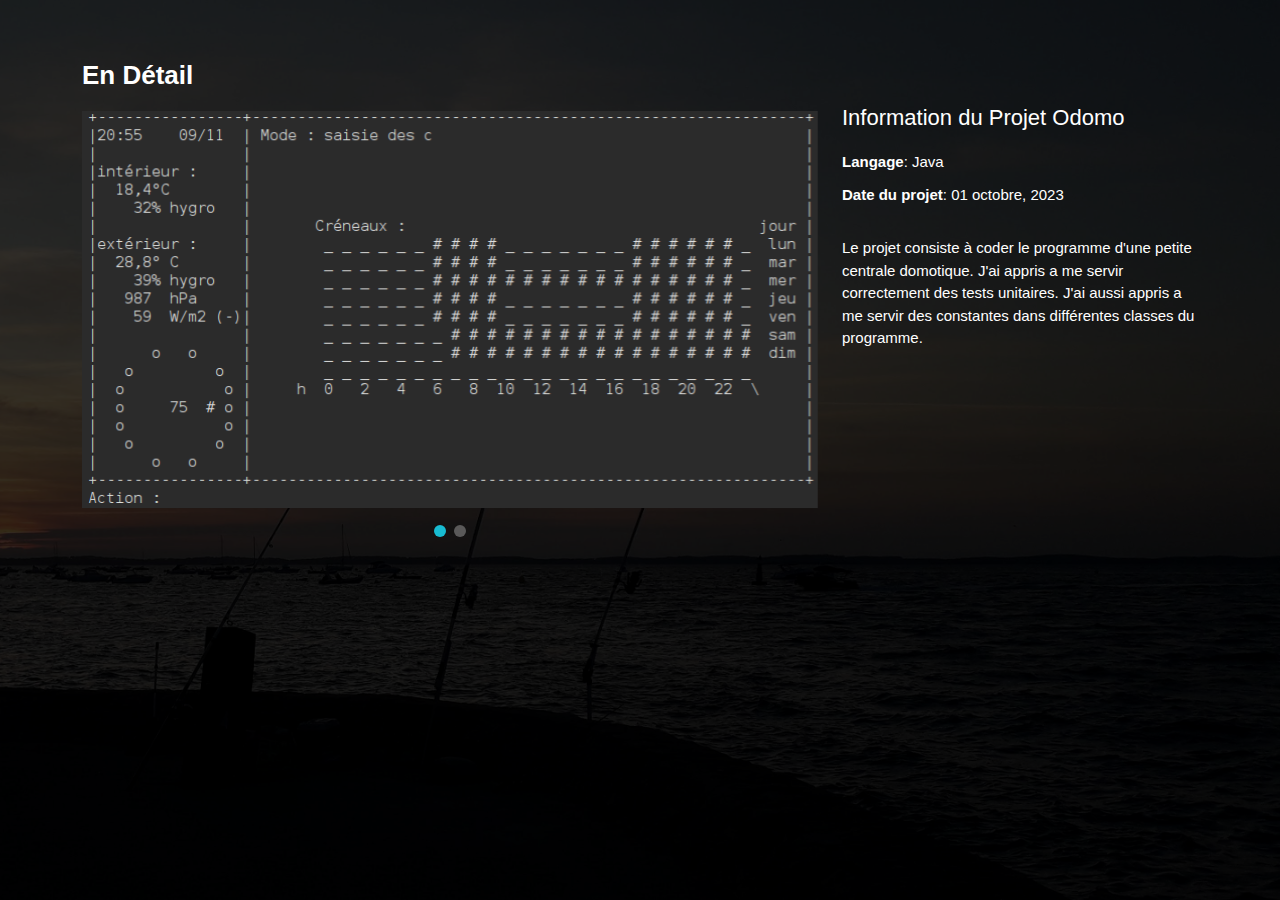
<file: portfolio-details-odomo.html>
<!DOCTYPE html>
<html lang="en">

<head>
  <meta charset="utf-8">
  <meta content="width=device-width, initial-scale=1.0" name="viewport">

  <title>Détail des travaux</title>
  <meta content="" name="description">
  <meta content="" name="keywords">

  <!-- Favicons -->
  <link href="assets/img/favicon.png" rel="icon">
  <link href="assets/img/apple-touch-icon.png" rel="apple-touch-icon">

  <!-- Google Fonts -->
  <!-- <link href="https://fonts.googleapis.com/css?family=Open+Sans:300,300i,400,400i,600,600i,700,700i|Raleway:300,300i,400,400i,500,500i,600,600i,700,700i|Poppins:300,300i,400,400i,500,500i,600,600i,700,700i" rel="stylesheet"> -->

  <!-- Vendor CSS Files -->
  <link href="assets/vendor/bootstrap/css/bootstrap.min.css" rel="stylesheet">
  <link href="assets/vendor/bootstrap-icons/bootstrap-icons.css" rel="stylesheet">
  <link href="assets/vendor/boxicons/css/boxicons.min.css" rel="stylesheet">
  <link href="assets/vendor/glightbox/css/glightbox.min.css" rel="stylesheet">
  <link href="assets/vendor/remixicon/remixicon.css" rel="stylesheet">
  <link href="assets/vendor/swiper/swiper-bundle.min.css" rel="stylesheet">

  <!-- Template Main CSS File -->
  <link href="assets/css/style.css" rel="stylesheet">

  
</head>

<body>

  <main id="main">

    <!-- ======= Portfolio Details ======= -->
    <div id="portfolio-details" class="portfolio-details">
      <div class="container">

        <div class="row">

          <div class="col-lg-8">
            <h2 class="portfolio-title">En Détail</h2>

            <div class="portfolio-details-slider swiper">
              <div class="swiper-wrapper align-items-center">

                <div class="swiper-slide" id="bd">
                  <img src="assets/img/portfolio/odomo.png" alt="">
                </div>

                <div class="swiper-slide" id="bd2">
                  <img src="assets/img/portfolio/odomo2.png" alt="">
                </div>

                <!-- <div class="swiper-slide">
                  <img src="assets/img/portfolio/portfolio-details-3.jpg" alt="" >
                </div> -->

              </div>
              <div class="swiper-pagination"></div>
            </div>

          </div>

          <div class="col-lg-4 portfolio-info">
            <h3>Information du Projet Odomo</h3>
            <ul>
              <li><strong>Langage</strong>: Java</li>
              <li><strong>Date du projet</strong>: 01 octobre, 2023</li>
              <!-- <li><strong>Project URL</strong>: <a href="#">www.example.com</a></li> -->
            </ul>

            <p>
              Le projet consiste à coder le programme d'une petite centrale domotique. J'ai appris a me servir correctement des 
              tests unitaires. J'ai aussi appris a me servir des constantes dans différentes classes du programme.
            </p>
          </div>
        </div>
      </div>
    </div><!-- End Portfolio Details -->

  </main><!-- End #main -->


  <!-- Vendor JS Files -->
  <script src="assets/vendor/purecounter/purecounter_vanilla.js"></script>
  <script src="assets/vendor/bootstrap/js/bootstrap.bundle.min.js"></script>
  <script src="assets/vendor/glightbox/js/glightbox.min.js"></script>
  <script src="assets/vendor/isotope-layout/isotope.pkgd.min.js"></script>
  <script src="assets/vendor/swiper/swiper-bundle.min.js"></script>
  <script src="assets/vendor/waypoints/noframework.waypoints.js"></script>
  <script src="assets/vendor/php-email-form/validate.js"></script>

  <!-- Template Main JS File -->
  <script src="assets/js/main.js"></script>

</body>

</html>
</file>
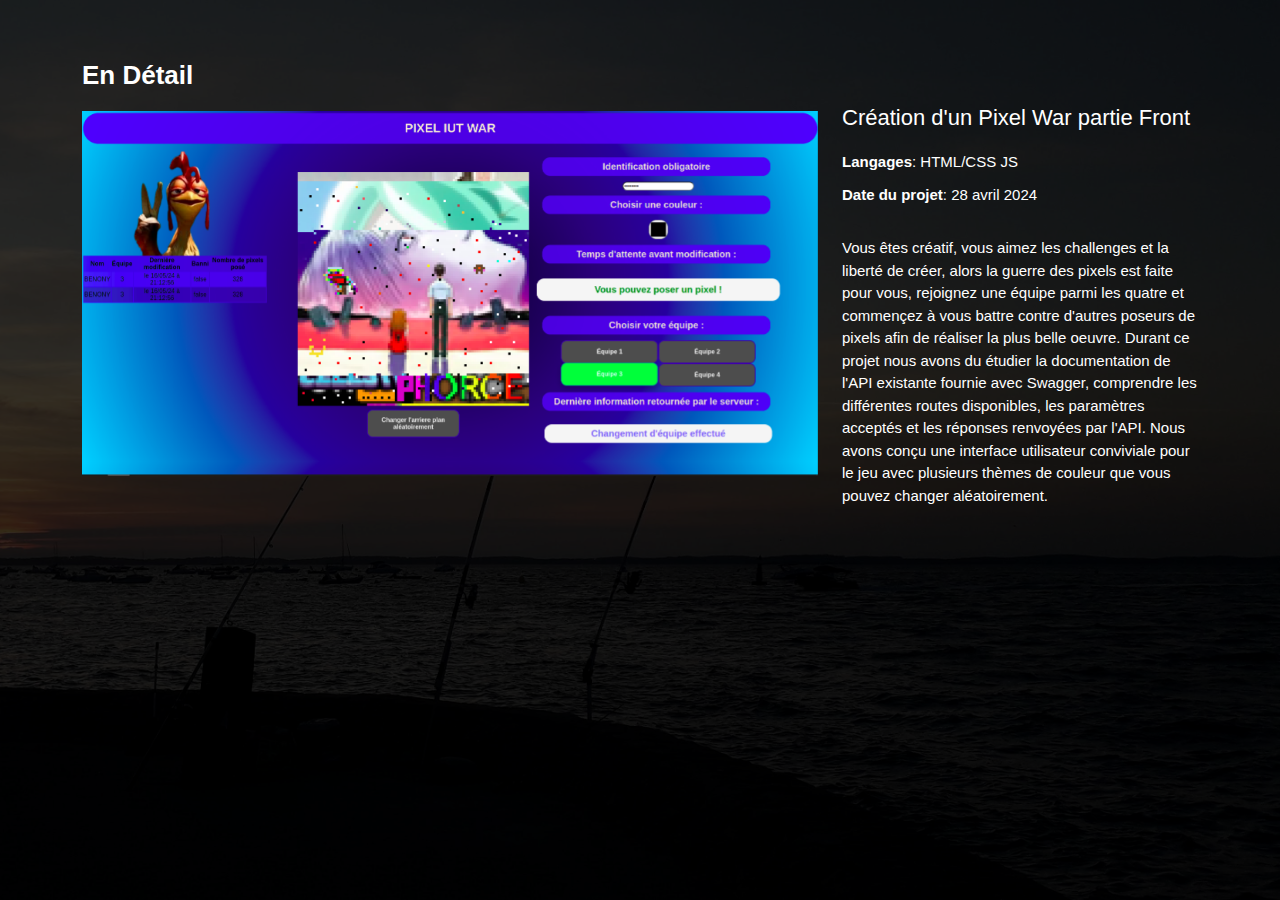
<file: portfolio-details-pixelWar.html>
<!DOCTYPE html>
<html lang="en">

<head>
  <meta charset="utf-8">
  <meta content="width=device-width, initial-scale=1.0" name="viewport">

  <title>Détail des travaux</title>
  <meta content="" name="description">
  <meta content="" name="keywords">

  <!-- Favicons -->
  <link href="assets/img/favicon.png" rel="icon">
  <link href="assets/img/apple-touch-icon.png" rel="apple-touch-icon">

  <!-- Google Fonts -->
  <!-- <link href="https://fonts.googleapis.com/css?family=Open+Sans:300,300i,400,400i,600,600i,700,700i|Raleway:300,300i,400,400i,500,500i,600,600i,700,700i|Poppins:300,300i,400,400i,500,500i,600,600i,700,700i" rel="stylesheet"> -->

  <!-- Vendor CSS Files -->
  <link href="assets/vendor/bootstrap/css/bootstrap.min.css" rel="stylesheet">
  <link href="assets/vendor/bootstrap-icons/bootstrap-icons.css" rel="stylesheet">
  <link href="assets/vendor/boxicons/css/boxicons.min.css" rel="stylesheet">
  <link href="assets/vendor/glightbox/css/glightbox.min.css" rel="stylesheet">
  <link href="assets/vendor/remixicon/remixicon.css" rel="stylesheet">
  <link href="assets/vendor/swiper/swiper-bundle.min.css" rel="stylesheet">

  <!-- Template Main CSS File -->
  <link href="assets/css/style.css" rel="stylesheet">

  
</head>

<body>

  <main id="main">

    <!-- ======= Portfolio Details ======= -->
    <div id="portfolio-details" class="portfolio-details">
      <div class="container">

        <div class="row">

          <div class="col-lg-8">
            <h2 class="portfolio-title">En Détail</h2>

            <div class="portfolio-details-slider swiper">
              <div class="swiper-wrapper align-items-center">

                <div class="swiper-slide" id="siteWeb">
                  <img src="assets/img/portfolio/pixelWar.png" alt="">
                </div>
              </div>
              <div class="swiper-pagination"></div>
            </div>

          </div>

          <div class="col-lg-4 portfolio-info">
            <h3>Création d'un Pixel War partie Front</h3>
            <ul>
              <li><strong>Langages</strong>: HTML/CSS JS</li>
              <li><strong>Date du projet</strong>: 28 avril 2024</li>
            </ul>

            <p>
              Vous êtes créatif, vous aimez les challenges et la liberté de créer, alors la guerre des pixels est faite pour vous, rejoignez
               une équipe parmi les quatre et commençez à vous battre contre d'autres poseurs de pixels afin de réaliser la plus belle oeuvre.
              Durant ce projet nous avons du étudier la documentation de l'API existante fournie avec Swagger, comprendre les différentes 
              routes disponibles, les paramètres acceptés et les réponses renvoyées par l'API.
              Nous avons conçu une interface utilisateur conviviale pour le jeu avec plusieurs thèmes de couleur que vous pouvez changer 
              aléatoirement.
            </p>
          </div>
        </div>
      </div>
    </div><!-- End Portfolio Details -->

  </main><!-- End #main -->


  <!-- Vendor JS Files -->
  <script src="assets/vendor/purecounter/purecounter_vanilla.js"></script>
  <script src="assets/vendor/bootstrap/js/bootstrap.bundle.min.js"></script>
  <script src="assets/vendor/glightbox/js/glightbox.min.js"></script>
  <script src="assets/vendor/isotope-layout/isotope.pkgd.min.js"></script>
  <script src="assets/vendor/swiper/swiper-bundle.min.js"></script>
  <script src="assets/vendor/waypoints/noframework.waypoints.js"></script>
  <script src="assets/vendor/php-email-form/validate.js"></script>

  <!-- Template Main JS File -->
  <script src="assets/js/main.js"></script>

</body>

</html>
</file>
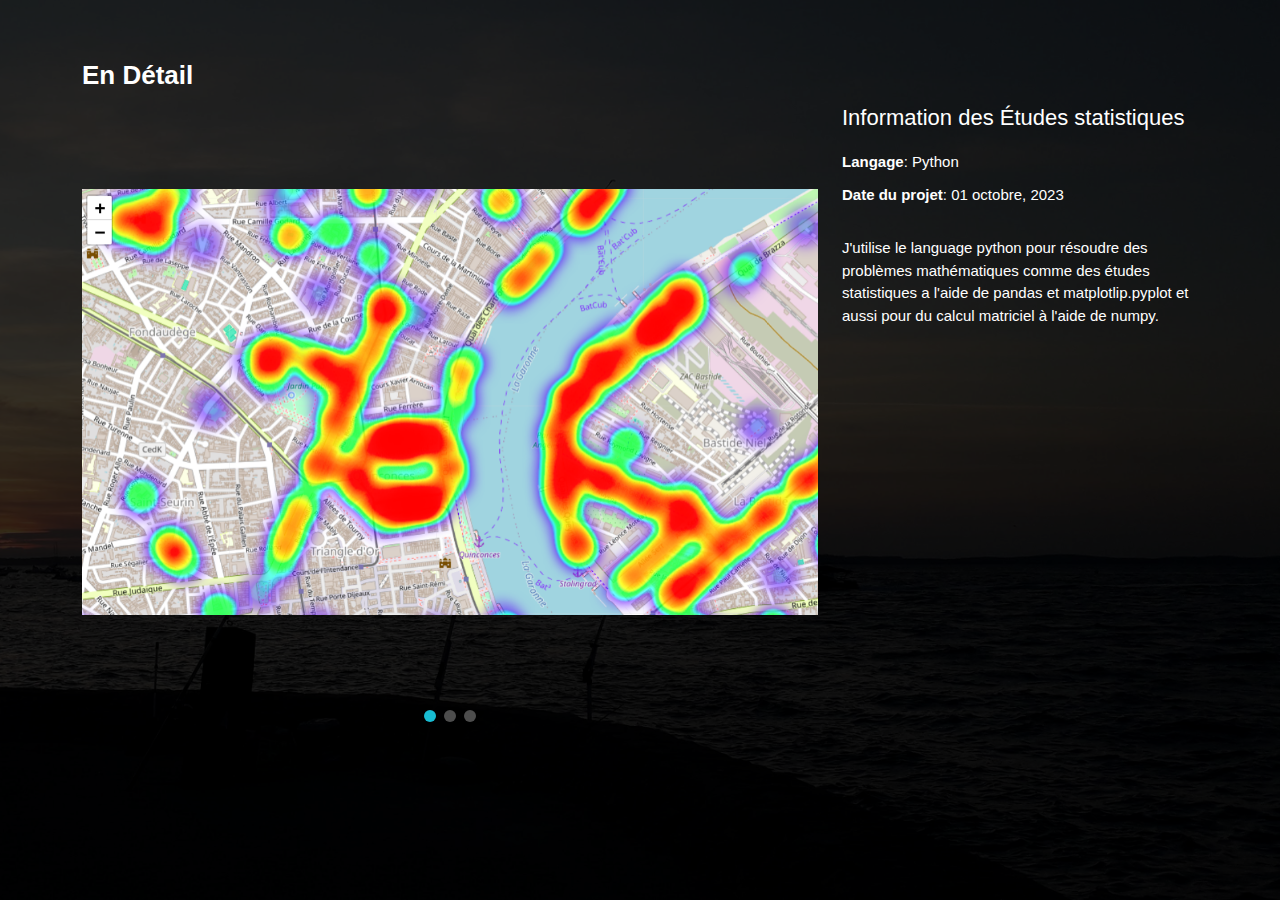
<file: portfolio-details-python.html>
<!DOCTYPE html>
<html lang="en">

<head>
  <meta charset="utf-8">
  <meta content="width=device-width, initial-scale=1.0" name="viewport">

  <title>Détail des travaux</title>
  <meta content="" name="description">
  <meta content="" name="keywords">

  <!-- Favicons -->
  <link href="assets/img/favicon.png" rel="icon">
  <link href="assets/img/apple-touch-icon.png" rel="apple-touch-icon">

  <!-- Google Fonts -->
  <!-- <link href="https://fonts.googleapis.com/css?family=Open+Sans:300,300i,400,400i,600,600i,700,700i|Raleway:300,300i,400,400i,500,500i,600,600i,700,700i|Poppins:300,300i,400,400i,500,500i,600,600i,700,700i" rel="stylesheet"> -->

  <!-- Vendor CSS Files -->
  <link href="assets/vendor/bootstrap/css/bootstrap.min.css" rel="stylesheet">
  <link href="assets/vendor/bootstrap-icons/bootstrap-icons.css" rel="stylesheet">
  <link href="assets/vendor/boxicons/css/boxicons.min.css" rel="stylesheet">
  <link href="assets/vendor/glightbox/css/glightbox.min.css" rel="stylesheet">
  <link href="assets/vendor/remixicon/remixicon.css" rel="stylesheet">
  <link href="assets/vendor/swiper/swiper-bundle.min.css" rel="stylesheet">

  <!-- Template Main CSS File -->
  <link href="assets/css/style.css" rel="stylesheet">

  
</head>

<body>

  <main id="main">

    <!-- ======= Portfolio Details ======= -->
    <div id="portfolio-details" class="portfolio-details">
      <div class="container">

        <div class="row">

          <div class="col-lg-8">
            <h2 class="portfolio-title">En Détail</h2>

            <div class="portfolio-details-slider swiper">
              <div class="swiper-wrapper align-items-center">

                <div class="swiper-slide" id="folium">
                  <img src="assets/img/portfolio/foliumMap.png" alt="">
                </div>

                

                <div class="swiper-slide" id="bd">
                  <img src="assets/img/portfolio/plotStat.png" alt="">
                </div>

                <div class="swiper-slide" id="bd2" >
                  <img src="assets/img/portfolio/statBateau.png" alt="">
                </div>

              </div>
              <div class="swiper-pagination"></div>
            </div>

          </div>

          <div class="col-lg-4 portfolio-info">
            <h3>Information des Études statistiques</h3>
            <ul>
              <li><strong>Langage</strong>: Python</li>
              <li><strong>Date du projet</strong>: 01 octobre, 2023</li>
              <!-- <li><strong>Project URL</strong>: <a href="#">www.example.com</a></li> -->
            </ul>

            <p>
              J'utilise le language python pour résoudre des problèmes mathématiques comme des études statistiques a l'aide de pandas 
              et matplotlip.pyplot et aussi pour du calcul matriciel à l'aide de numpy.
            </p>
          </div>
        </div>
      </div>
    </div><!-- End Portfolio Details -->

  </main><!-- End #main -->


  <!-- Vendor JS Files -->
  <script src="assets/vendor/purecounter/purecounter_vanilla.js"></script>
  <script src="assets/vendor/bootstrap/js/bootstrap.bundle.min.js"></script>
  <script src="assets/vendor/glightbox/js/glightbox.min.js"></script>
  <script src="assets/vendor/isotope-layout/isotope.pkgd.min.js"></script>
  <script src="assets/vendor/swiper/swiper-bundle.min.js"></script>
  <script src="assets/vendor/waypoints/noframework.waypoints.js"></script>
  <script src="assets/vendor/php-email-form/validate.js"></script>

  <!-- Template Main JS File -->
  <script src="assets/js/main.js"></script>

</body>

</html>
</file>
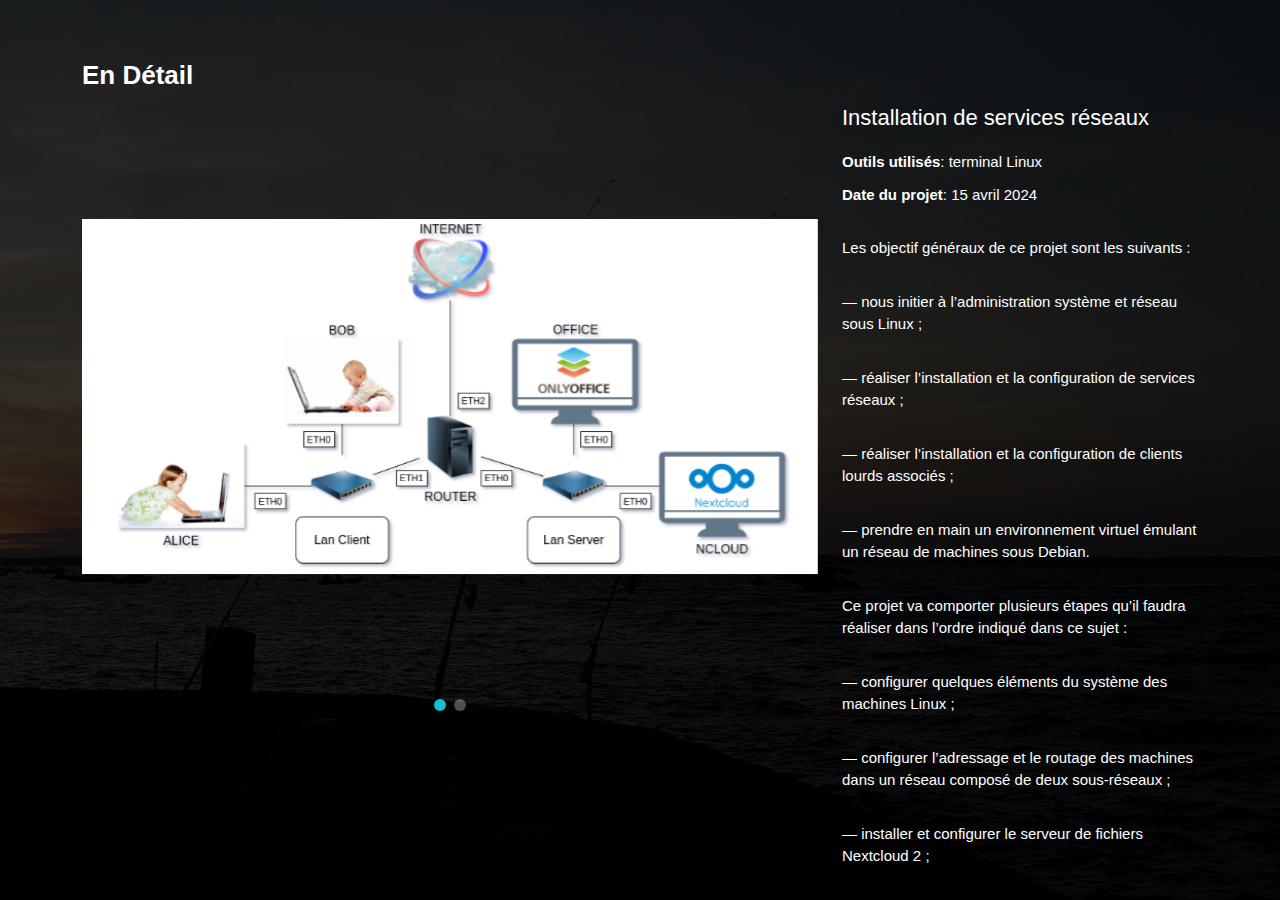
<file: portfolio-details-reseau.html>
<!DOCTYPE html>
<html lang="en">

<head>
  <meta charset="utf-8">
  <meta content="width=device-width, initial-scale=1.0" name="viewport">

  <title>Détail des travaux</title>
  <meta content="" name="description">
  <meta content="" name="keywords">

  <!-- Favicons -->
  <link href="assets/img/favicon.png" rel="icon">
  <link href="assets/img/apple-touch-icon.png" rel="apple-touch-icon">

  <!-- Google Fonts -->
  <!-- <link href="https://fonts.googleapis.com/css?family=Open+Sans:300,300i,400,400i,600,600i,700,700i|Raleway:300,300i,400,400i,500,500i,600,600i,700,700i|Poppins:300,300i,400,400i,500,500i,600,600i,700,700i" rel="stylesheet"> -->

  <!-- Vendor CSS Files -->
  <link href="assets/vendor/bootstrap/css/bootstrap.min.css" rel="stylesheet">
  <link href="assets/vendor/bootstrap-icons/bootstrap-icons.css" rel="stylesheet">
  <link href="assets/vendor/boxicons/css/boxicons.min.css" rel="stylesheet">
  <link href="assets/vendor/glightbox/css/glightbox.min.css" rel="stylesheet">
  <link href="assets/vendor/remixicon/remixicon.css" rel="stylesheet">
  <link href="assets/vendor/swiper/swiper-bundle.min.css" rel="stylesheet">

  <!-- Template Main CSS File -->
  <link href="assets/css/style.css" rel="stylesheet">

  
</head>

<body>

  <main id="main">

    <!-- ======= Portfolio Details ======= -->
    <div id="portfolio-details" class="portfolio-details">
      <div class="container">

        <div class="row">

          <div class="col-lg-8">
            <h2 class="portfolio-title">En Détail</h2>

            <div class="portfolio-details-slider swiper">
              <div class="swiper-wrapper align-items-center">

                <div class="swiper-slide" id="bd">
                  <img src="assets/img/portfolio/reseau.png" alt="">
                </div>

                <div class="swiper-slide" id="towa">
                  <img src="assets/img/portfolio/Q14Routeur.png" alt="">
                </div>

                <!-- <div class="swiper-slide">
                  <img src="assets/img/portfolio/portfolio-details-3.jpg" alt="" >
                </div> -->

              </div>
              <div class="swiper-pagination"></div>
            </div>

          </div>

          <div class="col-lg-4 portfolio-info">
            <h3>Installation de services réseaux</h3>
            <ul>
              <li><strong>Outils utilisés</strong>: terminal Linux</li>
              <li><strong>Date du projet</strong>: 15 avril 2024</li>
              <!-- <li><strong>Project URL</strong>: <a href="#">www.example.com</a></li> -->
            </ul>

            <p>Les objectif généraux de ce projet sont les suivants :</p>
              <p>— nous initier à l’administration système et réseau sous Linux ;</p>
              <p>— réaliser l’installation et la configuration de services réseaux ;</p>
              <p>— réaliser l’installation et la configuration de clients lourds associés ;</p>
              <p>— prendre en main un environnement virtuel émulant un réseau de machines sous Debian.</p>
              <p>Ce projet va comporter plusieurs étapes qu’il faudra réaliser dans l’ordre indiqué dans ce sujet :</p>
              <p>— configurer quelques éléments du système des machines Linux ;</p>
              <p>— configurer l’adressage et le routage des machines dans un réseau composé de deux sous-réseaux ;</p>
              <p>— installer et configurer le serveur de fichiers Nextcloud 2 ;</p>
              <p>— installer et configurer des plugins pour ce serveur incluant un système d’édition de documents Onlyoffice 3 ;</p>
              <p>— installer et configurer le client lourd de Nextcloud ;</p>
              <p>— produire un tutoriel détaillé en Markdown.</p>
          </div>

        </div>

      </div>
    </div><!-- End Portfolio Details -->

  </main><!-- End #main -->


  <!-- Vendor JS Files -->
  <script src="assets/vendor/purecounter/purecounter_vanilla.js"></script>
  <script src="assets/vendor/bootstrap/js/bootstrap.bundle.min.js"></script>
  <script src="assets/vendor/glightbox/js/glightbox.min.js"></script>
  <script src="assets/vendor/isotope-layout/isotope.pkgd.min.js"></script>
  <script src="assets/vendor/swiper/swiper-bundle.min.js"></script>
  <script src="assets/vendor/waypoints/noframework.waypoints.js"></script>
  <script src="assets/vendor/php-email-form/validate.js"></script>

  <!-- Template Main JS File -->
  <script src="assets/js/main.js"></script>

</body>

</html>
</file>
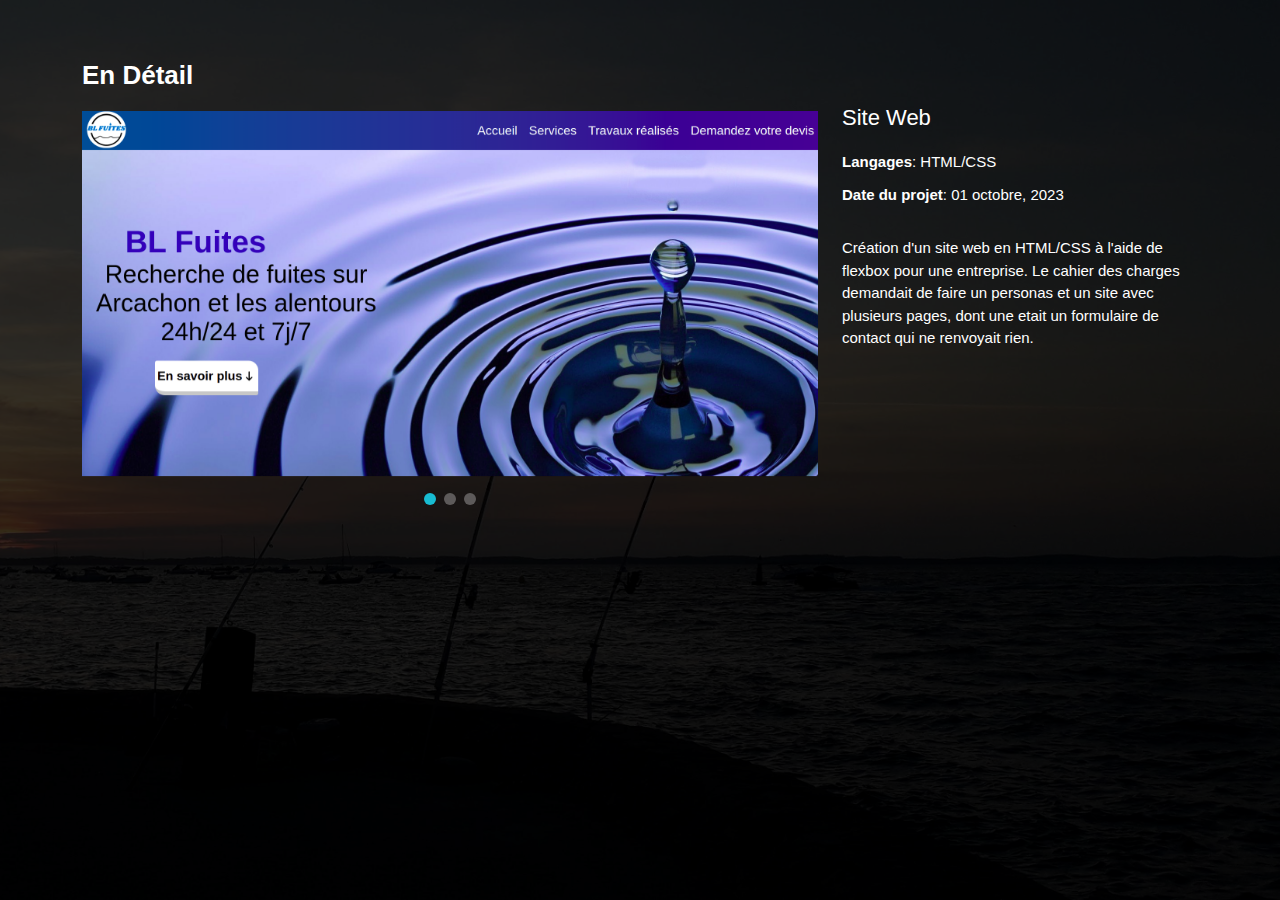
<file: portfolio-details-siteWeb.html>
<!DOCTYPE html>
<html lang="en">

<head>
  <meta charset="utf-8">
  <meta content="width=device-width, initial-scale=1.0" name="viewport">

  <title>Détail des travaux</title>
  <meta content="" name="description">
  <meta content="" name="keywords">

  <!-- Favicons -->
  <link href="assets/img/favicon.png" rel="icon">
  <link href="assets/img/apple-touch-icon.png" rel="apple-touch-icon">

  <!-- Google Fonts -->
  <!-- <link href="https://fonts.googleapis.com/css?family=Open+Sans:300,300i,400,400i,600,600i,700,700i|Raleway:300,300i,400,400i,500,500i,600,600i,700,700i|Poppins:300,300i,400,400i,500,500i,600,600i,700,700i" rel="stylesheet"> -->

  <!-- Vendor CSS Files -->
  <link href="assets/vendor/bootstrap/css/bootstrap.min.css" rel="stylesheet">
  <link href="assets/vendor/bootstrap-icons/bootstrap-icons.css" rel="stylesheet">
  <link href="assets/vendor/boxicons/css/boxicons.min.css" rel="stylesheet">
  <link href="assets/vendor/glightbox/css/glightbox.min.css" rel="stylesheet">
  <link href="assets/vendor/remixicon/remixicon.css" rel="stylesheet">
  <link href="assets/vendor/swiper/swiper-bundle.min.css" rel="stylesheet">

  <!-- Template Main CSS File -->
  <link href="assets/css/style.css" rel="stylesheet">

  
</head>

<body>

  <main id="main">

    <!-- ======= Portfolio Details ======= -->
    <div id="portfolio-details" class="portfolio-details">
      <div class="container">

        <div class="row">

          <div class="col-lg-8">
            <h2 class="portfolio-title">En Détail</h2>

            <div class="portfolio-details-slider swiper">
              <div class="swiper-wrapper align-items-center">

                <div class="swiper-slide" id="siteWeb">
                  <img src="assets/img/portfolio/siteWeb.png" alt="">
                </div>

                

                <div class="swiper-slide " id="siteWeb2">
                  <img src="assets/img/portfolio/siteWeb2.png" alt="">
                </div>

                <div class="swiper-slide" id="siteWeb3">
                  <img src="assets/img/portfolio/siteWeb3.png" alt="">
                </div>
                <!-- <div class="swiper-slide">
                  <img src="assets/img/portfolio/portfolio-details-3.jpg" alt="" >
                </div> -->

              </div>
              <div class="swiper-pagination"></div>
            </div>

          </div>

          <div class="col-lg-4 portfolio-info">
            <h3>Site Web</h3>
            <ul>
              <li><strong>Langages</strong>: HTML/CSS</li>
              <li><strong>Date du projet</strong>: 01 octobre, 2023</li>
              <!-- <li><strong>Project URL</strong>: <a href="#">www.example.com</a></li> -->
            </ul>

            <p>
                Création d'un site web en HTML/CSS à l'aide de flexbox pour une entreprise. Le cahier des charges demandait de faire 
                un personas et un site avec plusieurs pages, dont une etait un formulaire de contact qui ne renvoyait rien.
            </p>
          </div>
        </div>
      </div>
    </div><!-- End Portfolio Details -->

  </main><!-- End #main -->


  <!-- Vendor JS Files -->
  <script src="assets/vendor/purecounter/purecounter_vanilla.js"></script>
  <script src="assets/vendor/bootstrap/js/bootstrap.bundle.min.js"></script>
  <script src="assets/vendor/glightbox/js/glightbox.min.js"></script>
  <script src="assets/vendor/isotope-layout/isotope.pkgd.min.js"></script>
  <script src="assets/vendor/swiper/swiper-bundle.min.js"></script>
  <script src="assets/vendor/waypoints/noframework.waypoints.js"></script>
  <script src="assets/vendor/php-email-form/validate.js"></script>

  <!-- Template Main JS File -->
  <script src="assets/js/main.js"></script>

</body>

</html>
</file>
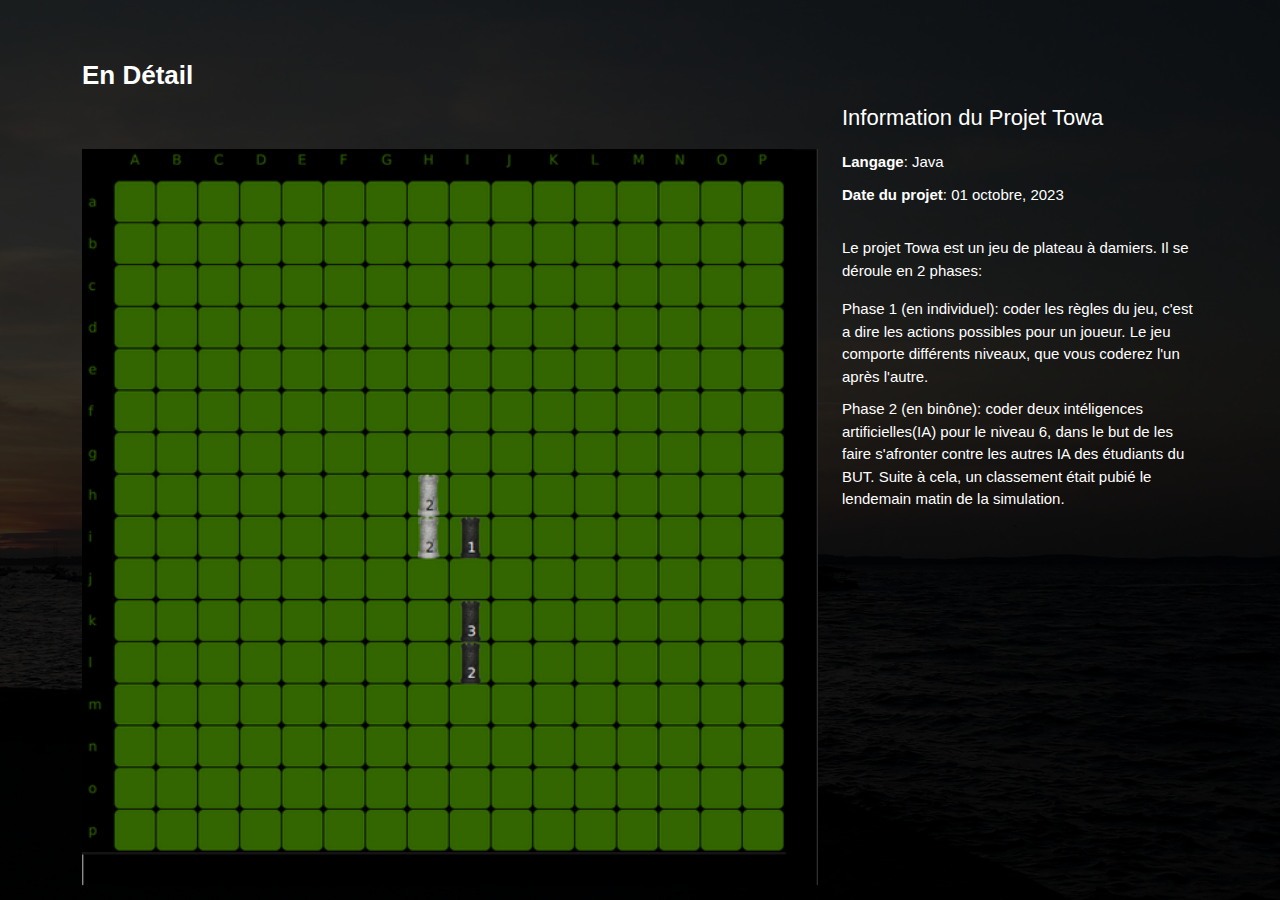
<file: portfolio-details.html>
<!DOCTYPE html>
<html lang="en">

<head>
  <meta charset="utf-8">
  <meta content="width=device-width, initial-scale=1.0" name="viewport">

  <title>Détail des travaux</title>
  <meta content="" name="description">
  <meta content="" name="keywords">

  <!-- Favicons -->
  <link href="assets/img/favicon.png" rel="icon">
  <link href="assets/img/apple-touch-icon.png" rel="apple-touch-icon">

  <!-- Google Fonts -->
  <!-- <link href="https://fonts.googleapis.com/css?family=Open+Sans:300,300i,400,400i,600,600i,700,700i|Raleway:300,300i,400,400i,500,500i,600,600i,700,700i|Poppins:300,300i,400,400i,500,500i,600,600i,700,700i" rel="stylesheet"> -->

  <!-- Vendor CSS Files -->
  <link href="assets/vendor/bootstrap/css/bootstrap.min.css" rel="stylesheet">
  <link href="assets/vendor/bootstrap-icons/bootstrap-icons.css" rel="stylesheet">
  <link href="assets/vendor/boxicons/css/boxicons.min.css" rel="stylesheet">
  <link href="assets/vendor/glightbox/css/glightbox.min.css" rel="stylesheet">
  <link href="assets/vendor/remixicon/remixicon.css" rel="stylesheet">
  <link href="assets/vendor/swiper/swiper-bundle.min.css" rel="stylesheet">

  <!-- Template Main CSS File -->
  <link href="assets/css/style.css" rel="stylesheet">

  
</head>

<body>

  <main id="main">

    <!-- ======= Portfolio Details ======= -->
    <div id="portfolio-details" class="portfolio-details">
      <div class="container">

        <div class="row">

          <div class="col-lg-8">
            <h2 class="portfolio-title">En Détail</h2>

            <div class="portfolio-details-slider swiper">
              <div class="swiper-wrapper align-items-center">

                <div class="swiper-slide" id="bd">
                  <img src="assets/img/portfolio/towa.png" alt="">
                </div>

                <div class="swiper-slide" id="towa">
                  <img src="assets/img/portfolio/towa2.png" alt="">
                </div>

                <!-- <div class="swiper-slide">
                  <img src="assets/img/portfolio/portfolio-details-3.jpg" alt="" >
                </div> -->

              </div>
              <div class="swiper-pagination"></div>
            </div>

          </div>

          <div class="col-lg-4 portfolio-info">
            <h3>Information du Projet Towa</h3>
            <ul>
              <li><strong>Langage</strong>: Java</li>
              <li><strong>Date du projet</strong>: 01 octobre, 2023</li>
              <!-- <li><strong>Project URL</strong>: <a href="#">www.example.com</a></li> -->
            </ul>

            <p>
              Le projet Towa est un jeu de plateau à damiers. Il se déroule en 2 phases:
            </p>
              <ul>
                <li>
                  Phase 1 (en individuel): coder les règles du jeu, c'est a dire les actions possibles pour un joueur. 
                  Le jeu comporte différents niveaux, que vous coderez l'un après l'autre. 
                </li>
                <li>
                  Phase 2 (en binône): coder deux intéligences artificielles(IA) pour le niveau 6, dans le but de les 
                  faire s'afronter contre les autres IA des étudiants du BUT. Suite à cela, un classement était pubié le 
                  lendemain matin de la simulation.
                </li>
              </ul>
              
            
          </div>

        </div>

      </div>
    </div><!-- End Portfolio Details -->

  </main><!-- End #main -->


  <!-- Vendor JS Files -->
  <script src="assets/vendor/purecounter/purecounter_vanilla.js"></script>
  <script src="assets/vendor/bootstrap/js/bootstrap.bundle.min.js"></script>
  <script src="assets/vendor/glightbox/js/glightbox.min.js"></script>
  <script src="assets/vendor/isotope-layout/isotope.pkgd.min.js"></script>
  <script src="assets/vendor/swiper/swiper-bundle.min.js"></script>
  <script src="assets/vendor/waypoints/noframework.waypoints.js"></script>
  <script src="assets/vendor/php-email-form/validate.js"></script>

  <!-- Template Main JS File -->
  <script src="assets/js/main.js"></script>

</body>

</html>
</file>
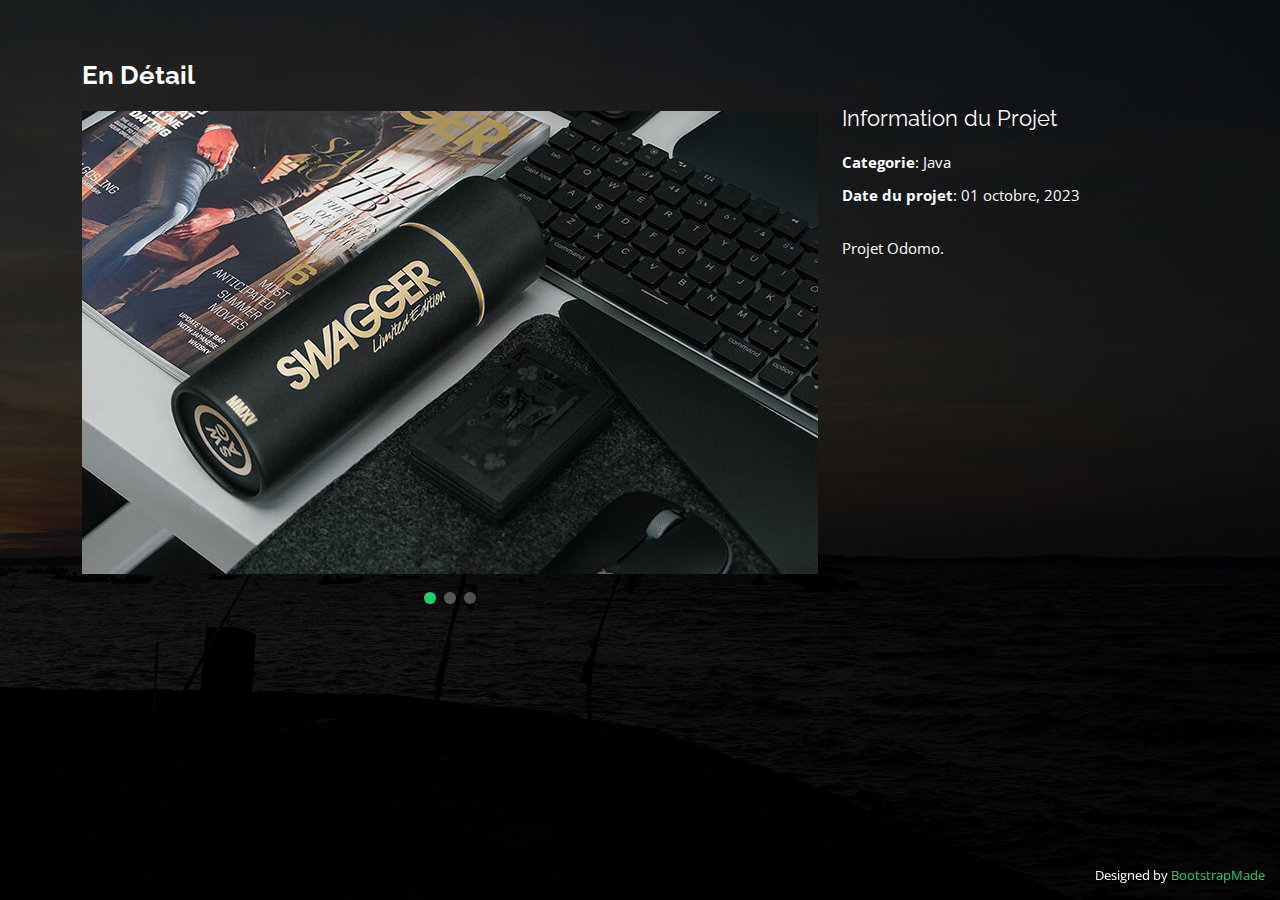
<file: Personal/portfolio-details.html>
<!DOCTYPE html>
<html lang="en">

<head>
  <meta charset="utf-8">
  <meta content="width=device-width, initial-scale=1.0" name="viewport">

  <title>Détail du portfolio</title>
  <meta content="" name="description">
  <meta content="" name="keywords">

  <!-- Favicons -->
  <link href="assets/img/favicon.png" rel="icon">
  <link href="assets/img/apple-touch-icon.png" rel="apple-touch-icon">

  <!-- Google Fonts -->
  <link href="https://fonts.googleapis.com/css?family=Open+Sans:300,300i,400,400i,600,600i,700,700i|Raleway:300,300i,400,400i,500,500i,600,600i,700,700i|Poppins:300,300i,400,400i,500,500i,600,600i,700,700i" rel="stylesheet">

  <!-- Vendor CSS Files -->
  <link href="assets/vendor/bootstrap/css/bootstrap.min.css" rel="stylesheet">
  <link href="assets/vendor/bootstrap-icons/bootstrap-icons.css" rel="stylesheet">
  <link href="assets/vendor/boxicons/css/boxicons.min.css" rel="stylesheet">
  <link href="assets/vendor/glightbox/css/glightbox.min.css" rel="stylesheet">
  <link href="assets/vendor/remixicon/remixicon.css" rel="stylesheet">
  <link href="assets/vendor/swiper/swiper-bundle.min.css" rel="stylesheet">

  <!-- Template Main CSS File -->
  <link href="assets/css/style.css" rel="stylesheet">

  
</head>

<body>

  <main id="main">

    <!-- ======= Portfolio Details ======= -->
    <div id="portfolio-details" class="portfolio-details">
      <div class="container">

        <div class="row">

          <div class="col-lg-8">
            <h2 class="portfolio-title">En Détail</h2>

            <div class="portfolio-details-slider swiper">
              <div class="swiper-wrapper align-items-center">

                <div class="swiper-slide">
                  <img src="assets/img/portfolio/portfolio-details-1.jpg" alt="">
                </div>

                <div class="swiper-slide">
                  <img src="assets/img/portfolio/portfolio-details-2.jpg" alt="">
                </div>

                <div class="swiper-slide">
                  <img src="assets/img/portfolio/portfolio-details-3.jpg" alt="">
                </div>

              </div>
              <div class="swiper-pagination"></div>
            </div>

          </div>

          <div class="col-lg-4 portfolio-info">
            <h3>Information du Projet</h3>
            <ul>
              <li><strong>Categorie</strong>: Java</li>
              <li><strong>Date du projet</strong>: 01 octobre, 2023</li>
              <!-- <li><strong>Project URL</strong>: <a href="#">www.example.com</a></li> -->
            </ul>

            <p>
              Projet Odomo.
            </p>
          </div>

        </div>

      </div>
    </div><!-- End Portfolio Details -->

  </main><!-- End #main -->

  <div class="credits">
    <!-- All the links in the footer should remain intact. -->
    <!-- You can delete the links only if you purchased the pro version. -->
    <!-- Licensing information: https://bootstrapmade.com/license/ -->
    <!-- Purchase the pro version with working PHP/AJAX contact form: https://bootstrapmade.com/personal-free-resume-bootstrap-template/ -->
    Designed by <a href="https://bootstrapmade.com/">BootstrapMade</a>
  </div>

  <!-- Vendor JS Files -->
  <script src="assets/vendor/purecounter/purecounter_vanilla.js"></script>
  <script src="assets/vendor/bootstrap/js/bootstrap.bundle.min.js"></script>
  <script src="assets/vendor/glightbox/js/glightbox.min.js"></script>
  <script src="assets/vendor/isotope-layout/isotope.pkgd.min.js"></script>
  <script src="assets/vendor/swiper/swiper-bundle.min.js"></script>
  <script src="assets/vendor/waypoints/noframework.waypoints.js"></script>
  <script src="assets/vendor/php-email-form/validate.js"></script>

  <!-- Template Main JS File -->
  <script src="assets/js/main.js"></script>

</body>

</html>
</file>
<file: Personal/assets/css/style.css>
/**
* Template Name: Personal
* Template URL: https://bootstrapmade.com/personal-free-resume-bootstrap-template/
* Updated: Mar 17 2024 with Bootstrap v5.3.3
* Author: BootstrapMade.com
* License: https://bootstrapmade.com/license/
*/

/*--------------------------------------------------------------
# General
--------------------------------------------------------------*/
body {
  font-family: "Open Sans", sans-serif;
  background-color: #040404;
  color: #fff;
  position: relative;
  background: transparent;
}

body::before {
  content: "";
  position: fixed;
  background: #040404 url("../img/bg.jpg") top right no-repeat;
  background-size: cover;
  left: 0;
  right: 0;
  top: 0;
  height: 100vh;
  z-index: -1;
}

@media (min-width: 1024px) {
  body::before {
    background-attachment: fixed;
  }
}

a {
  color: #18d26e;
  text-decoration: none;
}

a:hover {
  color: #35e888;
  text-decoration: none;
}

h1,
h2,
h3,
h4,
h5,
h6 {
  font-family: "Raleway", sans-serif;
}

/*--------------------------------------------------------------
# Header
--------------------------------------------------------------*/
#header {
  transition: ease-in-out 0.3s;
  position: relative;
  height: 100vh;
  display: flex;
  align-items: center;
  z-index: 997;
  overflow-y: auto;
}

#header * {
  transition: ease-in-out 0.3s;
}

#header h1 {
  font-size: 48px;
  margin: 0;
  padding: 0;
  line-height: 1;
  font-weight: 700;
  font-family: "Poppins", sans-serif;
}

#header h1 a,
#header h1 a:hover {
  color: #fff;
  line-height: 1;
  display: inline-block;
}

#header h2 {
  font-size: 24px;
  margin-top: 20px;
  color: rgba(255, 255, 255, 0.8);
}

#header h2 span {
  color: #fff;
  border-bottom: 2px solid #18d26e;
  padding-bottom: 6px;
}

#header img {
  padding: 0;
  margin: 0;
}

#header .social-links {
  margin-top: 40px;
  display: flex;
}

#header .social-links a {
  font-size: 16px;
  display: flex;
  justify-content: center;
  align-items: center;
  background: rgba(255, 255, 255, 0.1);
  color: #fff;
  line-height: 1;
  margin-right: 8px;
  border-radius: 50%;
  width: 40px;
  height: 40px;
}

#header .social-links a:hover {
  background: #18d26e;
}

@media (max-width: 992px) {
  #header h1 {
    font-size: 36px;
  }

  #header h2 {
    font-size: 20px;
    line-height: 30px;
  }

  #header .social-links {
    margin-top: 15px;
  }

  #header .container {
    display: flex;
    flex-direction: column;
    align-items: center;
  }
}

/* Header Top */
#header.header-top {
  height: 80px;
  position: fixed;
  left: 0;
  top: 0;
  right: 0;
  background: rgba(0, 0, 0, 0.9);
}

#header.header-top .social-links,
#header.header-top h2 {
  display: none;
}

#header.header-top h1 {
  margin-right: auto;
  font-size: 36px;
}

#header.header-top img {
  max-height: 60px;
  margin-right: 20px !important;
}

#header.header-top .container {
  display: flex;
  align-items: center;
}

#header.header-top .navbar {
  margin: 0;
}

@media (max-width: 768px) {
  #header.header-top {
    height: 60px;
  }

  #header.header-top h1 {
    font-size: 26px;
  }
}

/*--------------------------------------------------------------
# Navigation Menu
--------------------------------------------------------------*/
/**
* Desktop Navigation 
*/
.navbar {
  padding: 0;
  margin-top: 35px;
}

.navbar ul {
  margin: 0;
  padding: 0;
  display: flex;
  list-style: none;
  align-items: center;
}

.navbar li {
  position: relative;
}

.navbar li+li {
  margin-left: 30px;
}

.navbar a,
.navbar a:focus {
  display: flex;
  align-items: center;
  justify-content: space-between;
  padding: 0;
  font-family: "Poppins", sans-serif;
  font-size: 16px;
  font-weight: 400;
  color: rgba(255, 255, 255, 0.7);
  white-space: nowrap;
  transition: 0.3s;
}

.navbar a i,
.navbar a:focus i {
  font-size: 12px;
  line-height: 0;
  margin-left: 5px;
}

.navbar a:before {
  content: "";
  position: absolute;
  width: 0;
  height: 2px;
  bottom: -4px;
  left: 0;
  background-color: #18d26e;
  visibility: hidden;
  width: 0px;
  transition: all 0.3s ease-in-out 0s;
}

.navbar a:hover:before,
.navbar li:hover>a:before,
.navbar .active:before {
  visibility: visible;
  width: 25px;
}

.navbar a:hover,
.navbar .active,
.navbar .active:focus,
.navbar li:hover>a {
  color: #fff;
}

/**
* Mobile Navigation 
*/
.mobile-nav-toggle {
  color: #fff;
  font-size: 28px;
  cursor: pointer;
  display: none;
  line-height: 0;
  transition: 0.5s;
  position: fixed;
  right: 15px;
  top: 15px;
}

@media (max-width: 991px) {
  .mobile-nav-toggle {
    display: block;
  }

  .navbar ul {
    display: none;
  }
}

.navbar-mobile {
  position: fixed;
  overflow: hidden;
  top: 0;
  right: 0;
  left: 0;
  bottom: 0;
  background: rgba(0, 0, 0, 0.9);
  transition: 0.3s;
  z-index: 999;
  margin-top: 0;
}

.navbar-mobile .mobile-nav-toggle {
  position: absolute;
  top: 15px;
  right: 15px;
}

.navbar-mobile ul {
  display: block;
  position: absolute;
  top: 55px;
  right: 15px;
  bottom: 45px;
  left: 15px;
  padding: 10px 0;
  overflow-y: auto;
  transition: 0.3s;
  border: 2px solid rgba(255, 255, 255, 0.2);
}

.navbar-mobile li {
  padding: 12px 20px;
}

.navbar-mobile li+li {
  margin: 0;
}

.navbar-mobile a,
.navbar-mobile a:focus {
  font-size: 16px;
  position: relative;
}

/*--------------------------------------------------------------
# Sections General
--------------------------------------------------------------*/
section {
  overflow: hidden;
  position: absolute;
  width: 100%;
  top: 140px;
  bottom: 100%;
  opacity: 0;
  transition: ease-in-out 0.4s;
  z-index: 2;
}

section.section-show {
  top: 100px;
  bottom: auto;
  opacity: 1;
  padding-bottom: 45px;
}

section .container {
  background: rgba(0, 0, 0, 0.9);
  padding: 30px;
}

@media (max-width: 768px) {
  section {
    top: 120px;
  }

  section.section-show {
    top: 80px;
  }
}

.section-title h2 {
  font-size: 14px;
  font-weight: 500;
  padding: 0;
  line-height: 1px;
  margin: 0 0 20px 0;
  letter-spacing: 2px;
  text-transform: uppercase;
  color: #aaaaaa;
  font-family: "Poppins", sans-serif;
}

.section-title h2::after {
  content: "";
  width: 120px;
  height: 1px;
  display: inline-block;
  background: #4ceb95;
  margin: 4px 10px;
}

.section-title p {
  margin: 0;
  margin: -15px 0 15px 0;
  font-size: 36px;
  font-weight: 700;
  text-transform: uppercase;
  font-family: "Poppins", sans-serif;
  color: #fff;
}

/*--------------------------------------------------------------
# About
--------------------------------------------------------------*/
.about-me .content h3 {
  font-weight: 700;
  font-size: 26px;
  color: #18d26e;
}

.about-me .content ul {
  list-style: none;
  padding: 0;
}

.about-me .content ul li {
  margin-bottom: 20px;
  display: flex;
  align-items: center;
}

.about-me .content ul strong {
  margin-right: 10px;
}

.about-me .content ul i {
  font-size: 16px;
  margin-right: 5px;
  color: #18d26e;
  line-height: 0;
}

.about-me .content p:last-child {
  margin-bottom: 0;
}

/*--------------------------------------------------------------
# Counts
--------------------------------------------------------------*/
.counts {
  padding: 70px 0 60px;
}

.counts .count-box {
  padding: 30px 30px 25px 30px;
  width: 100%;
  position: relative;
  text-align: center;
  background: rgba(255, 255, 255, 0.08);
}

.counts .count-box i {
  position: absolute;
  top: -25px;
  left: 50%;
  transform: translateX(-50%);
  font-size: 24px;
  background: rgba(255, 255, 255, 0.1);
  padding: 12px;
  color: #18d26e;
  border-radius: 50px;
  line-height: 0;
}

.counts .count-box span {
  font-size: 36px;
  display: block;
  font-weight: 600;
  color: #fff;
}

.counts .count-box p {
  padding: 0;
  margin: 0;
  font-family: "Raleway", sans-serif;
  font-size: 14px;
}

/*--------------------------------------------------------------
# Skills
--------------------------------------------------------------*/
.skills .progress {
  height: 60px;
  display: block;
  background: none;
  border-radius: 0;
}

.skills .progress .skill {
  padding: 10px 0;
  margin: 0;
  text-transform: uppercase;
  display: block;
  font-weight: 600;
  font-family: "Poppins", sans-serif;
  color: #fff;
}

.skills .progress .skill .val {
  float: right;
  font-style: normal;
}

.skills .progress-bar-wrap {
  background: rgba(255, 255, 255, 0.2);
}

.skills .progress-bar {
  width: 1px;
  height: 10px;
  transition: 0.9s;
  background-color: #18d26e;
}

/*--------------------------------------------------------------
# Interests
--------------------------------------------------------------*/
.interests .icon-box {
  display: flex;
  align-items: center;
  padding: 20px;
  background: rgba(255, 255, 255, 0.08);
  transition: ease-in-out 0.3s;
}

.interests .icon-box i {
  font-size: 32px;
  padding-right: 10px;
  line-height: 1;
}

.interests .icon-box h3 {
  font-weight: 700;
  margin: 0;
  padding: 0;
  line-height: 1;
  font-size: 16px;
  color: #fff;
}

.interests .icon-box:hover {
  background: rgba(255, 255, 255, 0.12);
}

/*--------------------------------------------------------------
# Testimonials
--------------------------------------------------------------*/
.testimonials .testimonials-carousel,
.testimonials .testimonials-slider {
  overflow: hidden;
}

.testimonials .testimonial-item {
  box-sizing: content-box;
  min-height: 320px;
}

.testimonials .testimonial-item .testimonial-img {
  width: 90px;
  border-radius: 50%;
  margin: -40px 0 0 40px;
  position: relative;
  z-index: 2;
  border: 6px solid rgba(255, 255, 255, 0.12);
}

.testimonials .testimonial-item h3 {
  font-size: 18px;
  font-weight: bold;
  margin: 10px 0 5px 45px;
  color: #fff;
}

.testimonials .testimonial-item h4 {
  font-size: 14px;
  color: #999;
  margin: 0 0 0 45px;
}

.testimonials .testimonial-item .quote-icon-left,
.testimonials .testimonial-item .quote-icon-right {
  color: rgba(255, 255, 255, 0.25);
  font-size: 26px;
}

.testimonials .testimonial-item .quote-icon-left {
  display: inline-block;
  left: -5px;
  position: relative;
}

.testimonials .testimonial-item .quote-icon-right {
  display: inline-block;
  right: -5px;
  position: relative;
  top: 10px;
}

.testimonials .testimonial-item p {
  font-style: italic;
  margin: 0 15px 0 15px;
  padding: 20px 20px 60px 20px;
  background: rgba(255, 255, 255, 0.1);
  position: relative;
  border-radius: 6px;
  position: relative;
  z-index: 1;
}

.testimonials .swiper-pagination {
  margin-top: 20px;
  position: relative;
}

.testimonials .swiper-pagination .swiper-pagination-bullet {
  width: 12px;
  height: 12px;
  opacity: 1;
  background-color: rgba(255, 255, 255, 0.3);
}

.testimonials .swiper-pagination .swiper-pagination-bullet-active {
  background-color: #18d26e;
}

/*--------------------------------------------------------------
# Resume
--------------------------------------------------------------*/
.resume .resume-title {
  font-size: 26px;
  font-weight: 700;
  margin-top: 20px;
  margin-bottom: 20px;
  color: #fff;
}

.resume .resume-item {
  padding: 0 0 20px 20px;
  margin-top: -2px;
  border-left: 2px solid rgba(255, 255, 255, 0.2);
  position: relative;
}

.resume .resume-item h4 {
  line-height: 18px;
  font-size: 18px;
  font-weight: 600;
  text-transform: uppercase;
  font-family: "Poppins", sans-serif;
  color: #18d26e;
  margin-bottom: 10px;
}

.resume .resume-item h5 {
  font-size: 16px;
  background: rgba(255, 255, 255, 0.15);
  padding: 5px 15px;
  display: inline-block;
  font-weight: 600;
  margin-bottom: 10px;
}

.resume .resume-item ul {
  padding-left: 20px;
}

.resume .resume-item ul li {
  padding-bottom: 10px;
}

.resume .resume-item:last-child {
  padding-bottom: 0;
}

.resume .resume-item::before {
  content: "";
  position: absolute;
  width: 16px;
  height: 16px;
  border-radius: 50px;
  left: -9px;
  top: 0;
  background: #18d26e;
  border: 2px solid #18d26e;
}

/*--------------------------------------------------------------
# Services
--------------------------------------------------------------*/
.services .icon-box {
  text-align: center;
  background: rgba(204, 204, 204, 0.1);
  padding: 80px 20px;
  transition: all ease-in-out 0.3s;
}

.services .icon-box .icon {
  margin: 0 auto;
  width: 64px;
  height: 64px;
  background: #18d26e;
  border-radius: 5px;
  transition: all 0.3s ease-out 0s;
  display: flex;
  align-items: center;
  justify-content: center;
  margin-bottom: 20px;
  transform-style: preserve-3d;
}

.services .icon-box .icon i {
  color: #fff;
  font-size: 28px;
}

.services .icon-box .icon::before {
  position: absolute;
  content: "";
  left: -8px;
  top: -8px;
  height: 100%;
  width: 100%;
  background: rgba(255, 255, 255, 0.15);
  border-radius: 5px;
  transition: all 0.3s ease-out 0s;
  transform: translateZ(-1px);
}

.services .icon-box h4 {
  font-weight: 700;
  margin-bottom: 15px;
  font-size: 24px;
}

.services .icon-box h4 a {
  color: #fff;
}

.services .icon-box p {
  line-height: 24px;
  font-size: 14px;
  margin-bottom: 0;
}

.services .icon-box:hover {
  background: #18d26e;
  border-color: #18d26e;
}

.services .icon-box:hover .icon {
  background: #fff;
}

.services .icon-box:hover .icon i {
  color: #18d26e;
}

.services .icon-box:hover .icon::before {
  background: #35e888;
}

.services .icon-box:hover h4 a,
.services .icon-box:hover p {
  color: #fff;
}

/*--------------------------------------------------------------
# Portfolio
--------------------------------------------------------------*/
.portfolio .portfolio-item {
  margin-bottom: 30px;
}

.portfolio #portfolio-flters {
  padding: 0;
  margin: 0 auto 15px auto;
  list-style: none;
  text-align: center;
  border-radius: 50px;
  padding: 2px 15px;
}

.portfolio #portfolio-flters li {
  cursor: pointer;
  display: inline-block;
  padding: 8px 16px 10px 16px;
  font-size: 14px;
  font-weight: 600;
  line-height: 1;
  text-transform: uppercase;
  color: #fff;
  background: rgba(255, 255, 255, 0.1);
  margin: 0 3px 10px 3px;
  transition: all 0.3s ease-in-out;
  border-radius: 4px;
}

.portfolio #portfolio-flters li:hover,
.portfolio #portfolio-flters li.filter-active {
  background: #18d26e;
}

.portfolio #portfolio-flters li:last-child {
  margin-right: 0;
}

.portfolio .portfolio-wrap {
  transition: 0.3s;
  position: relative;
  overflow: hidden;
  z-index: 1;
  background: rgba(0, 0, 0, 0.6);
}

.portfolio .portfolio-wrap::before {
  content: "";
  background: rgba(0, 0, 0, 0.6);
  position: absolute;
  left: 30px;
  right: 30px;
  top: 30px;
  bottom: 30px;
  transition: all ease-in-out 0.3s;
  z-index: 2;
  opacity: 0;
}

.portfolio .portfolio-wrap .portfolio-info {
  opacity: 0;
  position: absolute;
  top: 0;
  left: 0;
  right: 0;
  bottom: 0;
  text-align: center;
  z-index: 3;
  transition: all ease-in-out 0.3s;
  display: flex;
  flex-direction: column;
  justify-content: center;
  align-items: center;
}

.portfolio .portfolio-wrap .portfolio-info::before {
  display: block;
  content: "";
  width: 48px;
  height: 48px;
  position: absolute;
  top: 35px;
  left: 35px;
  border-top: 3px solid #fff;
  border-left: 3px solid #fff;
  transition: all 0.5s ease 0s;
  z-index: 9994;
}

.portfolio .portfolio-wrap .portfolio-info::after {
  display: block;
  content: "";
  width: 48px;
  height: 48px;
  position: absolute;
  bottom: 35px;
  right: 35px;
  border-bottom: 3px solid #fff;
  border-right: 3px solid #fff;
  transition: all 0.5s ease 0s;
  z-index: 9994;
}

.portfolio .portfolio-wrap .portfolio-info h4 {
  font-size: 20px;
  color: #fff;
  font-weight: 600;
}

.portfolio .portfolio-wrap .portfolio-info p {
  color: #ffffff;
  font-size: 14px;
  text-transform: uppercase;
  padding: 0;
  margin: 0;
}

.portfolio .portfolio-wrap .portfolio-links {
  text-align: center;
  z-index: 4;
}

.portfolio .portfolio-wrap .portfolio-links a {
  color: #fff;
  margin: 0 2px;
  font-size: 28px;
  display: inline-block;
  transition: 0.3s;
}

.portfolio .portfolio-wrap .portfolio-links a:hover {
  color: #63eda3;
}

.portfolio .portfolio-wrap:hover::before {
  top: 0;
  left: 0;
  right: 0;
  bottom: 0;
  opacity: 1;
}

.portfolio .portfolio-wrap:hover .portfolio-info {
  opacity: 1;
}

.portfolio .portfolio-wrap:hover .portfolio-info::before {
  top: 15px;
  left: 15px;
}

.portfolio .portfolio-wrap:hover .portfolio-info::after {
  bottom: 15px;
  right: 15px;
}

/*--------------------------------------------------------------
# Portfolio Details
--------------------------------------------------------------*/
.portfolio-details {
  padding-top: 40px;
  background: rgba(0, 0, 0, 0.8);
  position: fixed;
  left: 0;
  right: 0;
  top: 0;
  bottom: 0;
  overflow-y: auto;
}

.portfolio-details .container {
  padding-top: 20px;
  padding-bottom: 40px;
}

.portfolio-details .portfolio-title {
  font-size: 26px;
  font-weight: 700;
  margin-bottom: 20px;
}

.portfolio-details .portfolio-info {
  padding-top: 45px;
}

.portfolio-details .portfolio-info h3 {
  font-size: 22px;
  font-weight: 400;
  margin-bottom: 20px;
}

.portfolio-details .portfolio-info ul {
  list-style: none;
  padding: 0;
  font-size: 15px;
}

.portfolio-details .portfolio-info ul li+li {
  margin-top: 10px;
}

.portfolio-details .portfolio-info p {
  font-size: 15px;
  padding: 15px 0 0 0;
}

@media (max-width: 992px) {
  .portfolio-details .portfolio-info {
    padding-top: 20px;
  }
}

.portfolio-details .swiper-pagination {
  margin-top: 20px;
  position: relative;
}

.portfolio-details .swiper-pagination .swiper-pagination-bullet {
  width: 12px;
  height: 12px;
  opacity: 1;
  background-color: rgba(255, 255, 255, 0.3);
}

.portfolio-details .swiper-pagination .swiper-pagination-bullet-active {
  background-color: #18d26e;
}

/*--------------------------------------------------------------
# Contact
--------------------------------------------------------------*/
.contact .info-box {
  color: #444444;
  padding: 20px;
  width: 100%;
  background: rgba(255, 255, 255, 0.08);
}

.contact .info-box i.bx {
  font-size: 24px;
  color: #18d26e;
  border-radius: 50%;
  padding: 14px;
  float: left;
  background: rgba(255, 255, 255, 0.1);
}

.contact .info-box h3 {
  font-size: 20px;
  color: rgba(255, 255, 255, 0.5);
  font-weight: 700;
  margin: 10px 0 8px 68px;
}

.contact .info-box p {
  padding: 0;
  color: #fff;
  line-height: 24px;
  font-size: 14px;
  margin: 0 0 0 68px;
}

.contact .info-box .social-links {
  margin: 5px 0 0 68px;
  display: flex;
}

.contact .info-box .social-links a {
  font-size: 18px;
  display: inline-block;
  color: #fff;
  line-height: 1;
  margin-right: 12px;
  transition: 0.3s;
}

.contact .info-box .social-links a:hover {
  color: #18d26e;
}

.contact .php-email-form {
  padding: 30px;
  background: rgba(255, 255, 255, 0.08);
}

.contact .php-email-form .error-message {
  display: none;
  background: rgba(255, 255, 255, 0.08);
  background: #ed3c0d;
  text-align: left;
  padding: 15px;
  font-weight: 600;
}

.contact .php-email-form .error-message br+br {
  margin-top: 25px;
}

.contact .php-email-form .sent-message {
  display: none;
  background: rgba(255, 255, 255, 0.08);
  background: #18d26e;
  text-align: center;
  padding: 15px;
  font-weight: 600;
}

.contact .php-email-form .loading {
  display: none;
  background: rgba(255, 255, 255, 0.08);
  text-align: center;
  padding: 15px;
}

.contact .php-email-form .loading:before {
  content: "";
  display: inline-block;
  border-radius: 50%;
  width: 24px;
  height: 24px;
  margin: 0 10px -6px 0;
  border: 3px solid #18d26e;
  border-top-color: #eee;
  animation: animate-loading 1s linear infinite;
}

.contact .php-email-form input,
.contact .php-email-form textarea {
  border-radius: 0;
  box-shadow: none;
  font-size: 14px;
  background: rgba(255, 255, 255, 0.08);
  border: 0;
  transition: 0.3s;
  color: #fff;
}

.contact .php-email-form input:focus,
.contact .php-email-form textarea:focus {
  background-color: rgba(255, 255, 255, 0.11);
}

.contact .php-email-form input::-moz-placeholder,
.contact .php-email-form textarea::-moz-placeholder {
  color: rgba(255, 255, 255, 0.3);
  opacity: 1;
}

.contact .php-email-form input::placeholder,
.contact .php-email-form textarea::placeholder {
  color: rgba(255, 255, 255, 0.3);
  opacity: 1;
}

.contact .php-email-form input {
  padding: 10px 15px;
}

.contact .php-email-form textarea {
  padding: 12px 15px;
}

.contact .php-email-form button[type=submit] {
  background: #18d26e;
  border: 0;
  padding: 10px 30px;
  color: #fff;
  transition: 0.4s;
  border-radius: 4px;
}

.contact .php-email-form button[type=submit]:hover {
  background: #15bb62;
}

@keyframes animate-loading {
  0% {
    transform: rotate(0deg);
  }

  100% {
    transform: rotate(360deg);
  }
}

/*--------------------------------------------------------------
# Credits
--------------------------------------------------------------*/
.credits {
  position: fixed;
  right: 0;
  left: 0;
  bottom: 0;
  padding: 15px;
  text-align: right;
  font-size: 13px;
  color: #fff;
  z-index: 999999;
}

@media (max-width: 992px) {
  .credits {
    text-align: center;
    padding: 10px;
    background: rgba(0, 0, 0, 0.8);
  }
}

.credits a {
  color: #18d26e;
  transition: 0.3s;
}

.credits a:hover {
  color: #fff;
}
</file>
<file: assets/css/style.css>
/**
* Template Name: Personal
* Template URL: https://bootstrapmade.com/personal-free-resume-bootstrap-template/
* Updated: Mar 17 2024 with Bootstrap v5.3.3
* Author: BootstrapMade.com
* License: https://bootstrapmade.com/license/
*/

/*--------------------------------------------------------------
# General
--------------------------------------------------------------*/
body {
  font-family: "Open Sans", sans-serif;
  background-color: #040404;
  color: #fff;
  position: relative;
  background: transparent;
}

body::before {
  content: "";
  position: fixed;
  background: #040404 url("../img/bg.jpg") top right no-repeat;
  background-size: cover;
  left: 0;
  right: 0;
  top: 0;
  height: 100vh;
  z-index: -1;
}

#moi{
  width: 100%;
  height: 100%;
}

@media (min-width: 1024px) {
  body::before {
    background-attachment: fixed;
  }
}

a {
  color: #18bcd2;
  text-decoration: none;
}

a:hover {
  color: #188ed2;
  text-decoration: none;
}

h1,
h2,
h3,
h4,
h5,
h6 {
  font-family: "Raleway", sans-serif;
}

/*--------------------------------------------------------------
# Header
--------------------------------------------------------------*/
#header {
  transition: ease-in-out 0.3s;
  position: relative;
  height: 100vh;
  display: flex;
  align-items: center;
  z-index: 997;
  overflow-y: auto;
}

#header * {
  transition: ease-in-out 0.3s;
}

#header h1 {
  font-size: 55px;
  margin: 0;
  padding: 0;
  line-height: 1;
  font-weight: 700;
  font-family: "Poppins", sans-serif;
}

#header h1 a,
#header h1 a:hover {
  color: #fff;
  line-height: 1;
  display: inline-block;
}

#header h2 {
  font-size: 34px;
  margin-top: 20px;
  color: rgba(255, 255, 255, 0.8);
}

#header h2 span {
  color: #fff;
  border-bottom: 2px solid #18bcd2;
  padding-bottom: 6px;
}

#header img {
  padding: 0;
  margin: 0;
}

#header .social-links {
  margin-top: 40px;
  display: flex;
}

#header .social-links a {
  font-size: 16px;
  display: flex;
  justify-content: center;
  align-items: center;
  background: rgba(255, 255, 255, 0.1);
  color: #fff;
  line-height: 1;
  margin-right: 8px;
  border-radius: 50%;
  width: 40px;
  height: 40px;
}

#header .social-links a:hover {
  background: #188ed2;
}

@media (max-width: 992px) {
  #header h1 {
    font-size: 36px;
  }

  #header h2 {
    font-size: 20px;
    line-height: 30px;
  }

  #header .social-links {
    margin-top: 15px;
  }

  #header .container {
    display: flex;
    flex-direction: column;
    align-items: center;
  }
}

/* Header Top */
#header.header-top {
  height: 80px;
  position: fixed;
  left: 0;
  top: 0;
  right: 0;
  background: rgba(0, 0, 0, 0.9);
}

#header.header-top .social-links,
#header.header-top h2 {
  display: none;
}

#header.header-top h1 {
  margin-right: auto;
  font-size: 36px;
}

#header.header-top img {
  max-height: 60px;
  margin-right: 20px !important;
}

#header.header-top .container {
  display: flex;
  align-items: center;
}

#header.header-top .navbar {
  margin: 0;
}

@media (max-width: 768px) {
  #header.header-top {
    height: 60px;
  }

  #header.header-top h1 {
    font-size: 26px;
  }
}

/*--------------------------------------------------------------
# Navigation Menu
--------------------------------------------------------------*/
/**
* Desktop Navigation 
*/
.navbar {
  padding: 0;
  margin-top: 35px;
}

.navbar ul {
  margin: 0;
  padding: 0;
  display: flex;
  list-style: none;
  align-items: center;
}

.navbar li {
  position: relative;
}

.navbar li+li {
  margin-left: 30px;
}

.navbar a,
.navbar a:focus {
  display: flex;
  align-items: center;
  justify-content: space-between;
  padding: 0;
  font-family: "Poppins", sans-serif;
  font-size: 25px;
  font-weight: 400;
  color: rgba(255, 255, 255, 0.7);
  white-space: nowrap;
  transition: 0.3s;
}

.navbar a i,
.navbar a:focus i {
  font-size: 12px;
  line-height: 0;
  margin-left: 5px;
}

.navbar a:before {
  content: "";
  position: absolute;
  width: 0;
  height: 2px;
  bottom: -4px;
  left: 0;
  background-color: #18bcd2;
  visibility: hidden;
  width: 0px;
  transition: all 0.3s ease-in-out 0s;
}

.navbar a:hover:before,
.navbar li:hover>a:before,
.navbar .active:before {
  visibility: visible;
  width: 25px;
}

.navbar a:hover,
.navbar .active,
.navbar .active:focus,
.navbar li:hover>a {
  color: #fff;
}

/**
* Mobile Navigation 
*/
.mobile-nav-toggle {
  color: #fff;
  font-size: 28px;
  cursor: pointer;
  display: none;
  line-height: 0;
  transition: 0.5s;
  position: fixed;
  right: 15px;
  top: 15px;
}

@media (max-width: 991px) {
  .mobile-nav-toggle {
    display: block;
  }

  .navbar ul {
    display: none;
  }
}

.navbar-mobile {
  position: fixed;
  overflow: hidden;
  top: 0;
  right: 0;
  left: 0;
  bottom: 0;
  background: rgba(0, 0, 0, 0.9);
  transition: 0.3s;
  z-index: 999;
  margin-top: 0;
}

.navbar-mobile .mobile-nav-toggle {
  position: absolute;
  top: 15px;
  right: 15px;
}

.navbar-mobile ul {
  display: block;
  position: absolute;
  top: 55px;
  right: 15px;
  bottom: 45px;
  left: 15px;
  padding: 10px 0;
  overflow-y: auto;
  transition: 0.3s;
  border: 2px solid rgba(255, 255, 255, 0.2);
}

.navbar-mobile li {
  padding: 12px 20px;
}

.navbar-mobile li+li {
  margin: 0;
}

.navbar-mobile a,
.navbar-mobile a:focus {
  font-size: 16px;
  position: relative;
}

/*--------------------------------------------------------------
# Sections General
--------------------------------------------------------------*/
section {
  overflow: hidden;
  position: absolute;
  width: 100%;
  top: 140px;
  bottom: 100%;
  opacity: 0;
  transition: ease-in-out 0.4s;
  z-index: 2;
}

section.section-show {
  top: 100px;
  bottom: auto;
  opacity: 1;
  padding-bottom: 45px;
}

section .container {
  background: rgba(0, 0, 0, 0.9);
  padding: 30px;
}

@media (max-width: 768px) {
  section {
    top: 120px;
  }

  section.section-show {
    top: 80px;
  }
}

.section-title h2 {
  font-size: 14px;
  font-weight: 500;
  padding: 0;
  line-height: 1px;
  margin: 0 0 20px 0;
  letter-spacing: 2px;
  text-transform: uppercase;
  color: #aaaaaa;
  font-family: "Poppins", sans-serif;
}

.section-title h2::after {
  content: "";
  width: 120px;
  height: 1px;
  display: inline-block;
  background: #18bcd2;
  margin: 4px 10px;
}

.section-title p {
  margin: 0;
  margin: -15px 0 15px 0;
  font-size: 36px;
  font-weight: 700;
  text-transform: uppercase;
  font-family: "Poppins", sans-serif;
  color: #fff;
}

/*--------------------------------------------------------------
# About
--------------------------------------------------------------*/
.about-me .content h3 {
  font-weight: 700;
  font-size: 26px;
  color: #18bcd2;
}

.about-me .content ul {
  list-style: none;
  padding: 0;
}

.about-me .content ul li {
  margin-bottom: 20px;
  display: flex;
  align-items: center;
}

.about-me .content ul strong {
  margin-right: 10px;
}

.about-me .content ul i {
  font-size: 16px;
  margin-right: 5px;
  color: #18bcd2;
  line-height: 0;
}

.about-me .content p:last-child {
  margin-bottom: 0;
}

/*--------------------------------------------------------------
# Counts
--------------------------------------------------------------*/
.counts {
  padding: 70px 0 60px;
}

.counts .count-box {
  padding: 30px 30px 25px 30px;
  width: 100%;
  position: relative;
  text-align: center;
  background: rgba(255, 255, 255, 0.08);
}

.counts .count-box i {
  position: absolute;
  top: -25px;
  left: 50%;
  transform: translateX(-50%);
  font-size: 24px;
  background: rgba(255, 255, 255, 0.1);
  padding: 12px;
  color: #18bcd2;
  border-radius: 50px;
  line-height: 0;
}

.counts .count-box span {
  font-size: 36px;
  display: block;
  font-weight: 600;
  color: #fff;
}

.counts .count-box p {
  padding: 0;
  margin: 0;
  font-family: "Raleway", sans-serif;
  font-size: 14px;
}

/*--------------------------------------------------------------
# Skills
--------------------------------------------------------------*/
.skills .progress {
  height: 60px;
  display: block;
  background: none;
  border-radius: 0;
}

.skills .progress .skill {
  padding: 10px 0;
  margin: 0;
  text-transform: uppercase;
  display: block;
  font-weight: 600;
  font-family: "Poppins", sans-serif;
  color: #fff;
}

.skills .progress .skill .val {
  float: right;
  font-style: normal;
}

.skills .progress-bar-wrap {
  background: rgba(255, 255, 255, 0.2);
}

.skills .progress-bar {
  width: 1px;
  height: 10px;
  transition: 0.9s;
  background-color: #18bcd2;
}

.skills .icon-box {
  display: flex;
  align-items: center;
  padding: 20px;
  background: rgba(255, 255, 255, 0.08);
  transition: ease-in-out 0.3s;
}

.skills  .icon-box i {
  font-size: 32px;
  padding-right: 10px;
  line-height: 1;
}

.skills  .icon-box h3 {
  font-weight: 700;
  margin: 0;
  padding: 0;
  line-height: 1;
  font-size: 16px;
  color: #fff;
}

.skills .icon-box:hover {
  background: rgba(255, 255, 255, 0.12);
}



/*--------------------------------------------------------------
# Interests
--------------------------------------------------------------*/
.interests .icon-box {
  display: flex;
  align-items: center;
  padding: 20px;
  background: rgba(255, 255, 255, 0.08);
  transition: ease-in-out 0.3s;
}

.interests .icon-box i {
  font-size: 32px;
  padding-right: 10px;
  line-height: 1;
}

.interests .icon-box h3 {
  font-weight: 700;
  margin: 0;
  padding: 0;
  line-height: 1;
  font-size: 16px;
  color: #fff;
}

.interests .icon-box:hover {
  background: rgba(255, 255, 255, 0.12);
}

/*--------------------------------------------------------------
# Testimonials
--------------------------------------------------------------*/
.testimonials .testimonials-carousel,
.testimonials .testimonials-slider {
  overflow: hidden;
}

.testimonials .testimonial-item {
  box-sizing: content-box;
  min-height: 320px;
}

.testimonials .testimonial-item .testimonial-img {
  width: 90px;
  border-radius: 50%;
  margin: -40px 0 0 40px;
  position: relative;
  z-index: 2;
  border: 6px solid rgba(255, 255, 255, 0.12);
}

.testimonials .testimonial-item h3 {
  font-size: 18px;
  font-weight: bold;
  margin: 10px 0 5px 45px;
  color: #fff;
}

.testimonials .testimonial-item h4 {
  font-size: 14px;
  color: #999;
  margin: 0 0 0 45px;
}

.testimonials .testimonial-item .quote-icon-left,
.testimonials .testimonial-item .quote-icon-right {
  color: rgba(255, 255, 255, 0.25);
  font-size: 26px;
}

.testimonials .testimonial-item .quote-icon-left {
  display: inline-block;
  left: -5px;
  position: relative;
}

.testimonials .testimonial-item .quote-icon-right {
  display: inline-block;
  right: -5px;
  position: relative;
  top: 10px;
}

.testimonials .testimonial-item p {
  font-style: italic;
  margin: 0 15px 0 15px;
  padding: 20px 20px 60px 20px;
  background: rgba(255, 255, 255, 0.1);
  position: relative;
  border-radius: 6px;
  position: relative;
  z-index: 1;
}

.testimonials .swiper-pagination {
  margin-top: 20px;
  position: relative;
}

.testimonials .swiper-pagination .swiper-pagination-bullet {
  width: 12px;
  height: 12px;
  opacity: 1;
  background-color: rgba(255, 255, 255, 0.3);
}

.testimonials .swiper-pagination .swiper-pagination-bullet-active {
  background-color: #18bcd2;
}

/*--------------------------------------------------------------
# Resume
--------------------------------------------------------------*/
.resume .resume-title {
  font-size: 26px;
  font-weight: 700;
  margin-top: 20px;
  margin-bottom: 20px;
  color: #fff;
}

.resume .resume-item {
  padding: 0 0 20px 20px;
  margin-top: -2px;
  border-left: 2px solid rgba(255, 255, 255, 0.2);
  position: relative;
}

.resume .resume-item h4 {
  line-height: 18px;
  font-size: 18px;
  font-weight: 600;
  text-transform: uppercase;
  font-family: "Poppins", sans-serif;
  color: #18bcd2;
  margin-bottom: 10px;
}

.resume .resume-item h5 {
  font-size: 16px;
  background: rgba(255, 255, 255, 0.15);
  padding: 5px 15px;
  display: inline-block;
  font-weight: 600;
  margin-bottom: 10px;
}

.resume .resume-item ul {
  padding-left: 20px;
}

.resume .resume-item ul li {
  padding-bottom: 10px;
}

.resume .resume-item:last-child {
  padding-bottom: 0;
}

.resume .resume-item::before {
  content: "";
  position: absolute;
  width: 16px;
  height: 16px;
  border-radius: 50px;
  left: -9px;
  top: 0;
  background: #18bcd2;
  border: 2px solid #18bcd2;
}

#windsurf, #windsurf2{
  width: 20%;
  height: 20%;
}

/*--------------------------------------------------------------
# Services
--------------------------------------------------------------*/
.services .icon-box {
  text-align: center;
  background: rgba(204, 204, 204, 0.1);
  padding: 80px 20px;
  transition: all ease-in-out 0.3s;
}

.services .icon-box .icon {
  margin: 0 auto;
  width: 64px;
  height: 64px;
  background: #18bcd2;
  border-radius: 5px;
  transition: all 0.3s ease-out 0s;
  display: flex;
  align-items: center;
  justify-content: center;
  margin-bottom: 20px;
  transform-style: preserve-3d;
}

.services .icon-box .icon i {
  color: #fff;
  font-size: 28px;
}

.services .icon-box .icon::before {
  position: absolute;
  content: "";
  left: -8px;
  top: -8px;
  height: 100%;
  width: 100%;
  background: rgba(255, 255, 255, 0.15);
  border-radius: 5px;
  transition: all 0.3s ease-out 0s;
  transform: translateZ(-1px);
}

.services .icon-box h4 {
  font-weight: 700;
  margin-bottom: 15px;
  font-size: 24px;
}

.services .icon-box h4 a {
  color: #fff;
}

.services .icon-box p {
  line-height: 24px;
  font-size: 14px;
  margin-bottom: 0;
}

.services .icon-box:hover {
  background: #188ed2;
  border-color: #188ed2;
}

.services .icon-box:hover .icon {
  background: #fff;
}

.services .icon-box:hover .icon i {
  color: #188ed2;
}

.services .icon-box:hover .icon::before {
  background: #188ed2;
}

.services .icon-box:hover h4 a,
.services .icon-box:hover p {
  color: #fff;
}

/*--------------------------------------------------------------
# Portfolio
--------------------------------------------------------------*/
.portfolio .portfolio-item {
  margin-bottom: 30px;
}

.portfolio #portfolio-flters {
  padding: 0;
  margin: 0 auto 15px auto;
  list-style: none;
  text-align: center;
  border-radius: 50px;
  padding: 2px 15px;
}

.portfolio #portfolio-flters li {
  cursor: pointer;
  display: inline-block;
  padding: 8px 16px 10px 16px;
  font-size: 14px;
  font-weight: 600;
  line-height: 1;
  text-transform: uppercase;
  color: #fff;
  background: rgba(255, 255, 255, 0.1);
  margin: 0 3px 10px 3px;
  transition: all 0.3s ease-in-out;
  border-radius: 4px;
}

.portfolio #portfolio-flters li:hover,
.portfolio #portfolio-flters li.filter-active {
  background: #188ed2;
}

.portfolio #portfolio-flters li:last-child {
  margin-right: 0;
}

.portfolio .portfolio-wrap {
  transition: 0.3s;
  position: relative;
  overflow: hidden;
  z-index: 1;
  background: rgba(0, 0, 0, 0.6);
}

.portfolio .portfolio-wrap::before {
  content: "";
  background: rgba(0, 0, 0, 0.6);
  position: absolute;
  left: 30px;
  right: 30px;
  top: 30px;
  bottom: 30px;
  transition: all ease-in-out 0.3s;
  z-index: 2;
  opacity: 0;
}

.portfolio .portfolio-wrap .portfolio-info {
  opacity: 0;
  position: absolute;
  top: 0;
  left: 0;
  right: 0;
  bottom: 0;
  text-align: center;
  z-index: 3;
  transition: all ease-in-out 0.3s;
  display: flex;
  flex-direction: column;
  justify-content: center;
  align-items: center;
}

.portfolio .portfolio-wrap .portfolio-info::before {
  display: block;
  content: "";
  width: 48px;
  height: 48px;
  position: absolute;
  top: 35px;
  left: 35px;
  border-top: 3px solid #fff;
  border-left: 3px solid #fff;
  transition: all 0.5s ease 0s;
  z-index: 9994;
}

.portfolio .portfolio-wrap .portfolio-info::after {
  display: block;
  content: "";
  width: 48px;
  height: 48px;
  position: absolute;
  bottom: 35px;
  right: 35px;
  border-bottom: 3px solid #fff;
  border-right: 3px solid #fff;
  transition: all 0.5s ease 0s;
  z-index: 9994;
}

.portfolio .portfolio-wrap .portfolio-info h4 {
  font-size: 20px;
  color: #fff;
  font-weight: 600;
}

.portfolio .portfolio-wrap .portfolio-info p {
  color: #ffffff;
  font-size: 14px;
  text-transform: uppercase;
  padding: 0;
  margin: 0;
}

.portfolio .portfolio-wrap .portfolio-links {
  text-align: center;
  z-index: 4;
}

.portfolio .portfolio-wrap .portfolio-links a {
  color: #fff;
  margin: 0 2px;
  font-size: 28px;
  display: inline-block;
  transition: 0.3s;
}

.portfolio .portfolio-wrap .portfolio-links a:hover {
  color: #188ed2;
}

.portfolio .portfolio-wrap:hover::before {
  top: 0;
  left: 0;
  right: 0;
  bottom: 0;
  opacity: 1;
}

.portfolio .portfolio-wrap:hover .portfolio-info {
  opacity: 1;
}

.portfolio .portfolio-wrap:hover .portfolio-info::before {
  top: 15px;
  left: 15px;
}

.portfolio .portfolio-wrap:hover .portfolio-info::after {
  bottom: 15px;
  right: 15px;
}

#towa img{
  height: auto;
  width: 75%;
}

#folium img{
  height: 100%;
  width: 100%;
}

#javaLogo img{
  height: 7.5%;
  width: 7.5%;
}

#graph img{
  height: 100%;
  width: 100%;  
}

#bash img, #sqlpy img, #sqlpy2 img, #sqlpy3 img, #graph2 img{
  height: 100%;
  width: 100%;
}

#siteWeb img, #siteWeb2 img, #siteWeb3 img, #bd img, #bd2 img{
  height: 100%;
  width: 100%;
}


/*--------------------------------------------------------------
# Portfolio Details
--------------------------------------------------------------*/
.portfolio-details {
  padding-top: 40px;
  background: rgba(0, 0, 0, 0.8);
  position: fixed;
  left: 0;
  right: 0;
  top: 0;
  bottom: 0;
  overflow-y: auto;
}

.portfolio-details .container {
  padding-top: 20px;
  padding-bottom: 40px;
}

.portfolio-details .portfolio-title {
  font-size: 26px;
  font-weight: 700;
  margin-bottom: 20px;
}

.portfolio-details .portfolio-info {
  padding-top: 45px;
}

.portfolio-details .portfolio-info h3 {
  font-size: 22px;
  font-weight: 400;
  margin-bottom: 20px;
}

.portfolio-details .portfolio-info ul {
  list-style: none;
  padding: 0;
  font-size: 15px;
}

.portfolio-details .portfolio-info ul li+li {
  margin-top: 10px;
}

.portfolio-details .portfolio-info p {
  font-size: 15px;
  padding: 15px 0 0 0;
}

@media (max-width: 992px) {
  .portfolio-details .portfolio-info {
    padding-top: 20px;
  }
}

.portfolio-details .swiper-pagination {
  margin-top: 20px;
  position: relative;
}

.portfolio-details .swiper-pagination .swiper-pagination-bullet {
  width: 12px;
  height: 12px;
  opacity: 1;
  background-color: rgba(255, 255, 255, 0.3);
}

.portfolio-details .swiper-pagination .swiper-pagination-bullet-active {
  background-color: #18bcd2;
}

/*--------------------------------------------------------------
# Contact
--------------------------------------------------------------*/
.contact .info-box {
  color: #444444;
  padding: 20px;
  width: 100%;
  background: rgba(255, 255, 255, 0.08);
}

.contact .info-box i.bx {
  font-size: 24px;
  color: #18bcd2;
  border-radius: 50%;
  padding: 14px;
  float: left;
  background: rgba(255, 255, 255, 0.1);
}

.contact .info-box h3 {
  font-size: 20px;
  color: rgba(255, 255, 255, 0.5);
  font-weight: 700;
  margin: 10px 0 8px 68px;
}

.contact .info-box p {
  padding: 0;
  color: #fff;
  line-height: 24px;
  font-size: 14px;
  margin: 0 0 0 68px;
}

.contact .info-box .social-links {
  margin: 5px 0 0 68px;
  display: flex;
}

.contact .info-box .social-links a {
  font-size: 18px;
  display: inline-block;
  color: #fff;
  line-height: 1;
  margin-right: 12px;
  transition: 0.3s;
}

.contact .info-box .social-links a:hover {
  color: #188ed2;
}

.contact .php-email-form {
  padding: 30px;
  background: rgba(255, 255, 255, 0.08);
}

.contact .php-email-form .error-message {
  display: none;
  background: rgba(255, 255, 255, 0.08);
  background: #ed3c0d;
  text-align: left;
  padding: 15px;
  font-weight: 600;
}

.contact .php-email-form .error-message br+br {
  margin-top: 25px;
}

.contact .php-email-form .sent-message {
  display: none;
  background: rgba(255, 255, 255, 0.08);
  background: #18bcd2;
  text-align: center;
  padding: 15px;
  font-weight: 600;
}

.contact .php-email-form .loading {
  display: none;
  background: rgba(255, 255, 255, 0.08);
  text-align: center;
  padding: 15px;
}

.contact .php-email-form .loading:before {
  content: "";
  display: inline-block;
  border-radius: 50%;
  width: 24px;
  height: 24px;
  margin: 0 10px -6px 0;
  border: 3px solid #18bcd2;
  border-top-color: #eee;
  animation: animate-loading 1s linear infinite;
}

.contact .php-email-form input,
.contact .php-email-form textarea {
  border-radius: 0;
  box-shadow: none;
  font-size: 14px;
  background: rgba(255, 255, 255, 0.08);
  border: 0;
  transition: 0.3s;
  color: #fff;
}

.contact .php-email-form input:focus,
.contact .php-email-form textarea:focus {
  background-color: rgba(255, 255, 255, 0.11);
}

.contact .php-email-form input::-moz-placeholder,
.contact .php-email-form textarea::-moz-placeholder {
  color: rgba(255, 255, 255, 0.3);
  opacity: 1;
}

.contact .php-email-form input::placeholder,
.contact .php-email-form textarea::placeholder {
  color: rgba(255, 255, 255, 0.3);
  opacity: 1;
}

.contact .php-email-form input {
  padding: 10px 15px;
}

.contact .php-email-form textarea {
  padding: 12px 15px;
}

.contact .php-email-form button[type=submit] {
  background: #18bcd2;
  border: 0;
  padding: 10px 30px;
  color: #fff;
  transition: 0.4s;
  border-radius: 4px;
}

.contact .php-email-form button[type=submit]:hover {
  background: #188ed2;
}

@keyframes animate-loading {
  0% {
    transform: rotate(0deg);
  }

  100% {
    transform: rotate(360deg);
  }
}

/*--------------------------------------------------------------
# Credits
--------------------------------------------------------------*/
.credits {
  position: fixed;
  right: 0;
  left: 0;
  bottom: 0;
  padding: 15px;
  text-align: right;
  font-size: 13px;
  color: #fff;
  z-index: 999999;
}

@media (max-width: 992px) {
  .credits {
    text-align: center;
    padding: 10px;
    background: rgba(0, 0, 0, 0.8);
  }
}

.credits a {
  color: #18bcd2;
  transition: 0.3s;
}

.credits a:hover {
  color: #fff;
}
</file>
